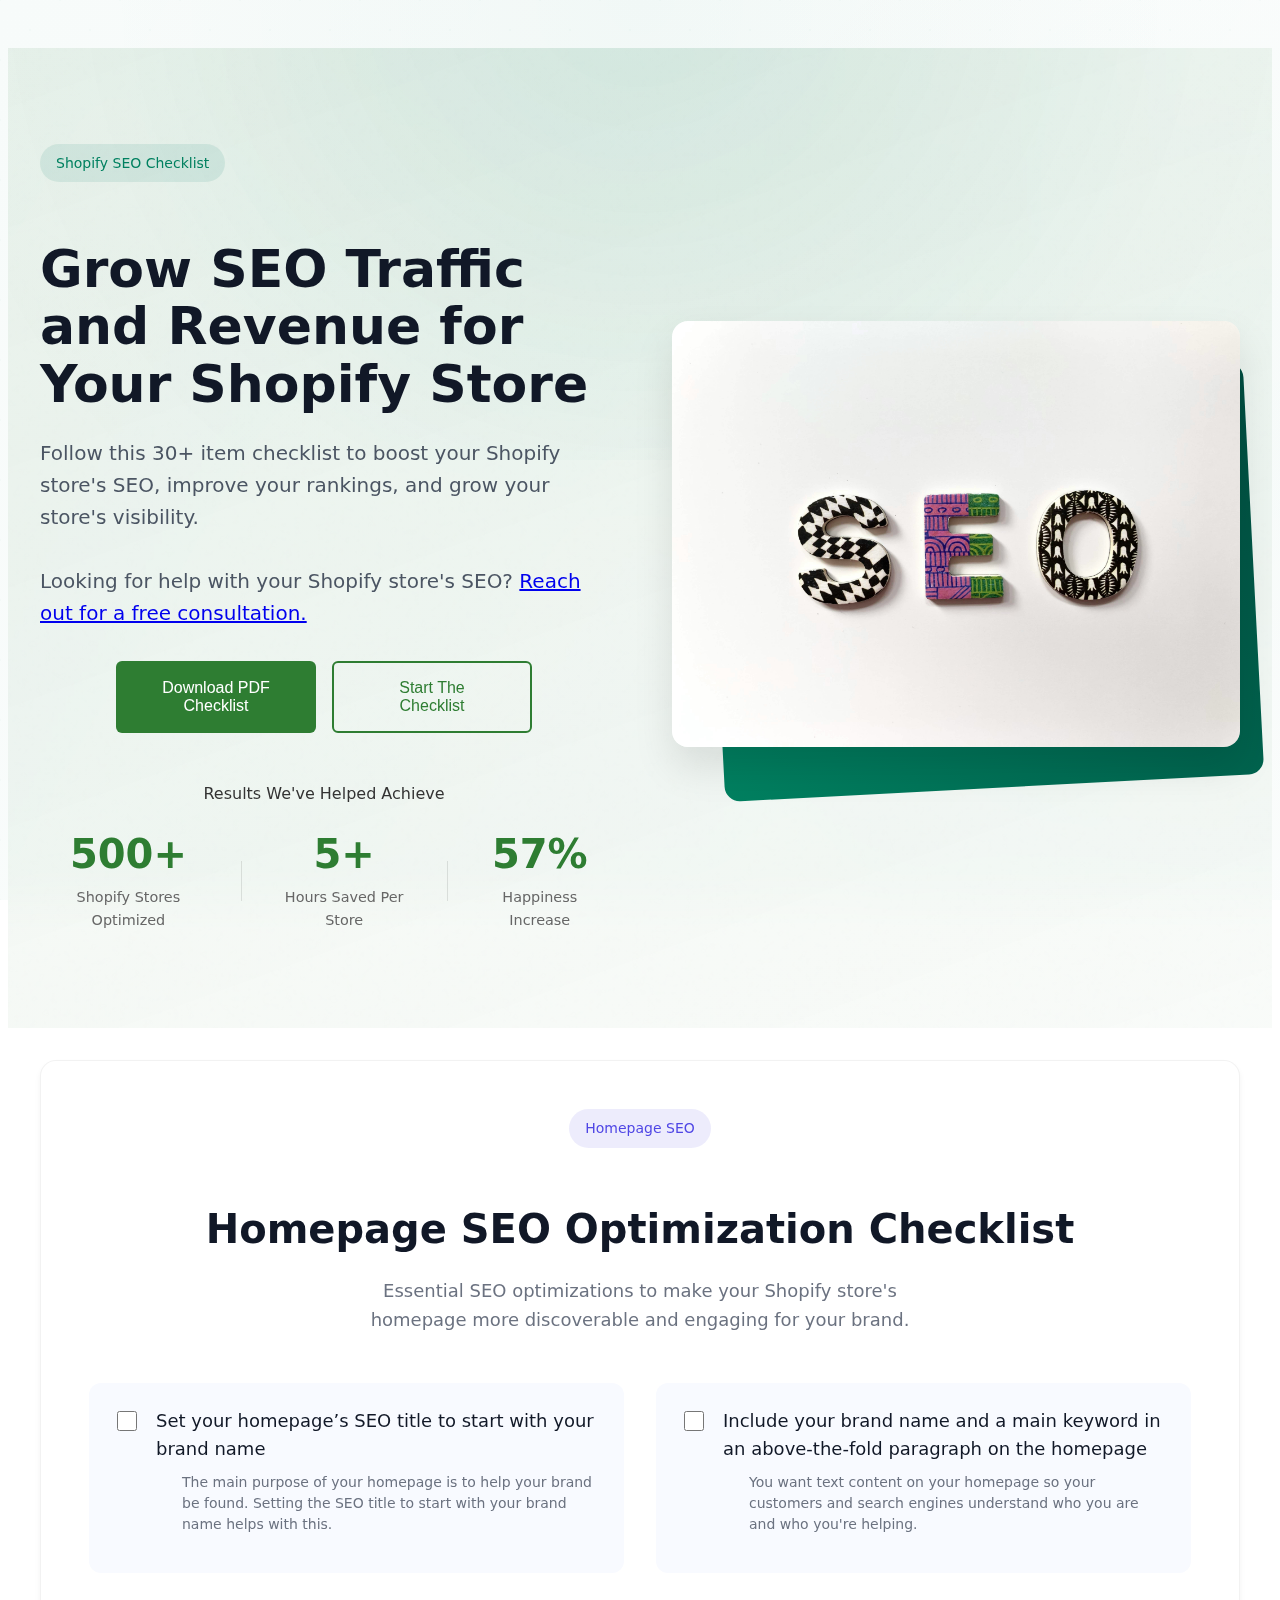
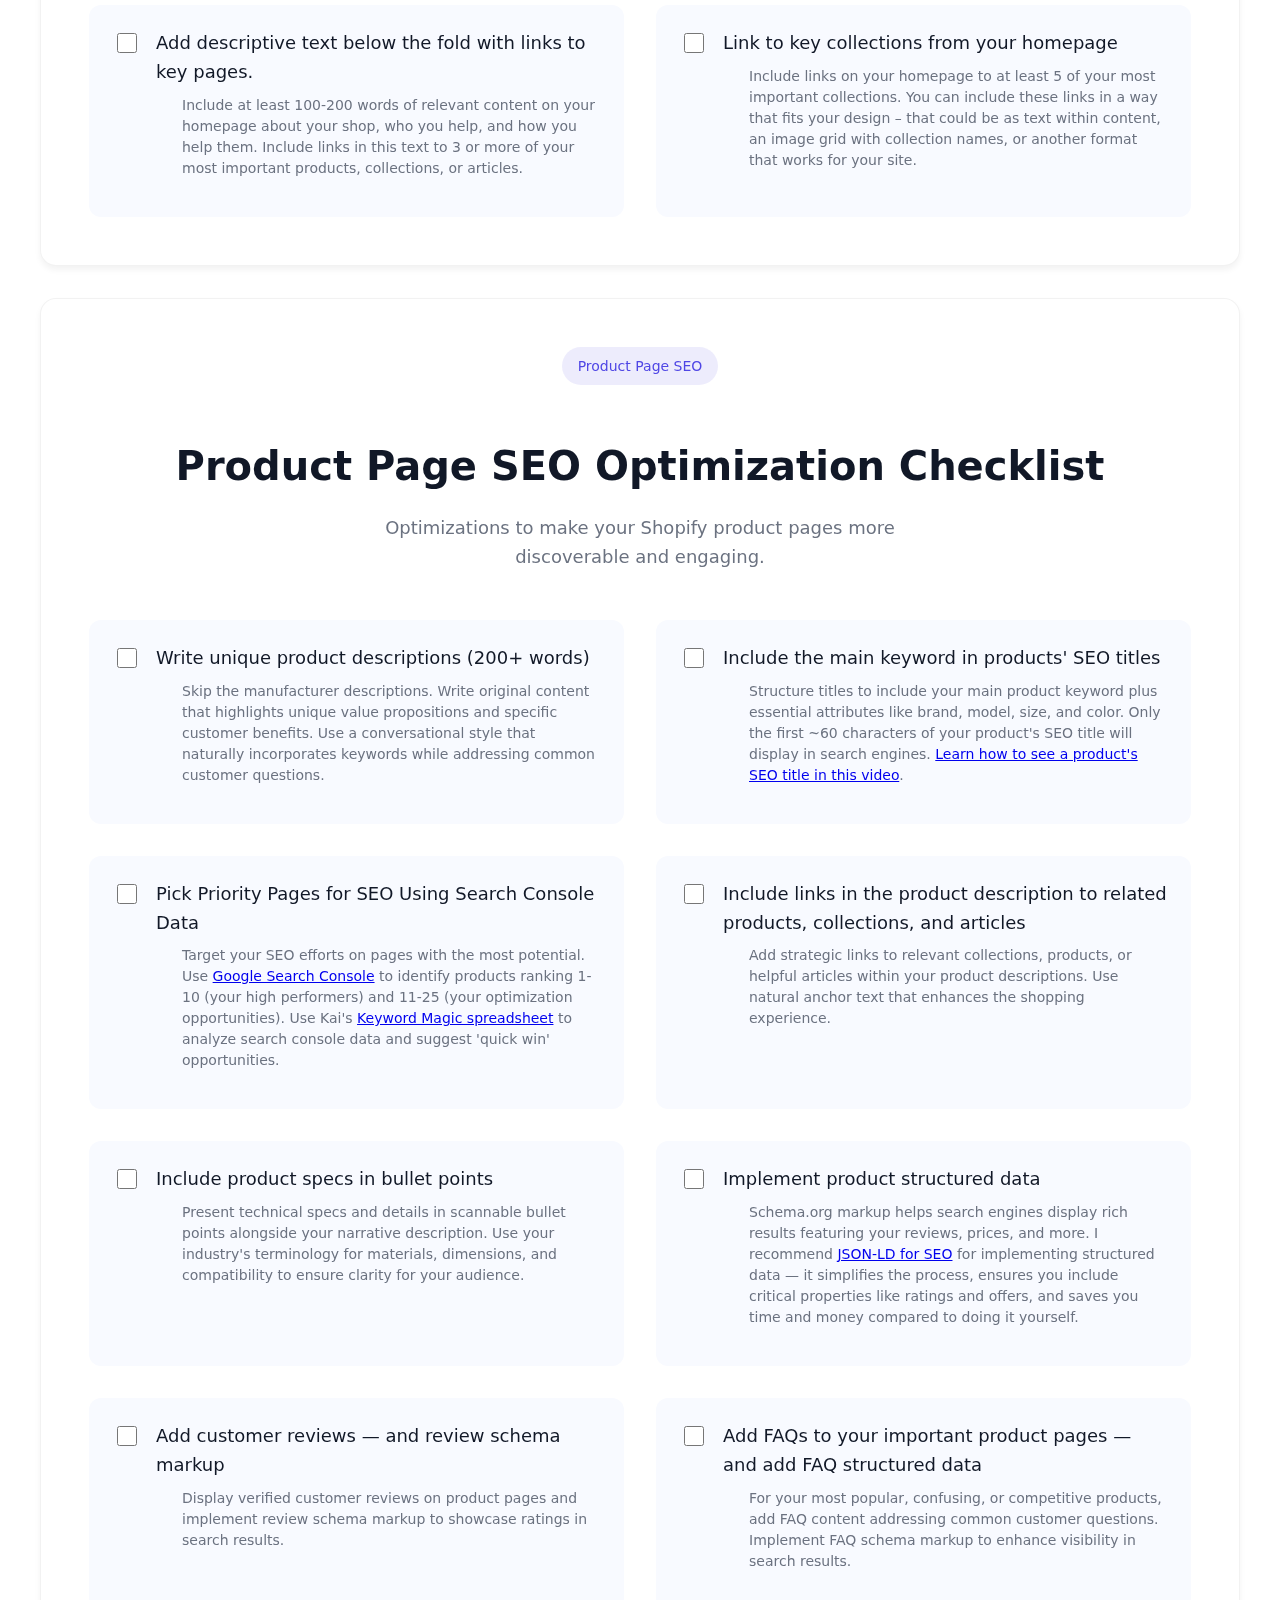
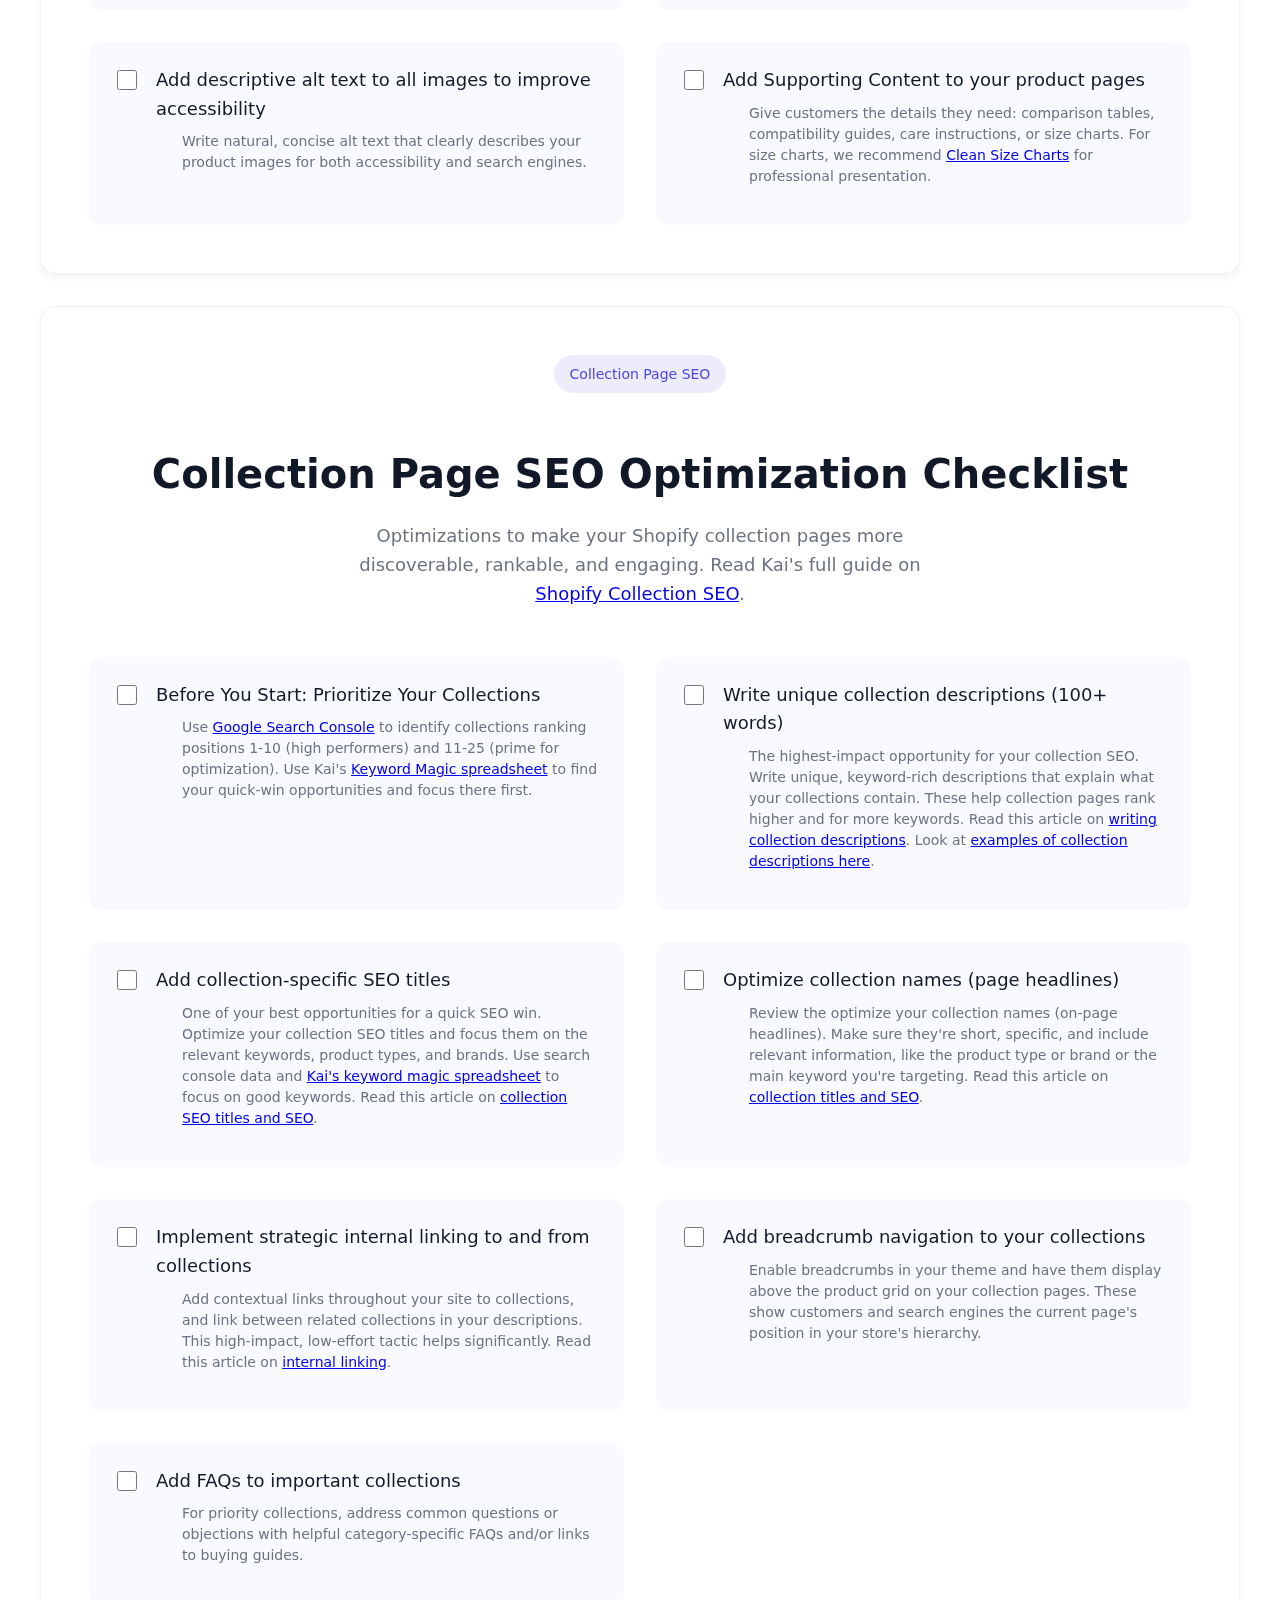
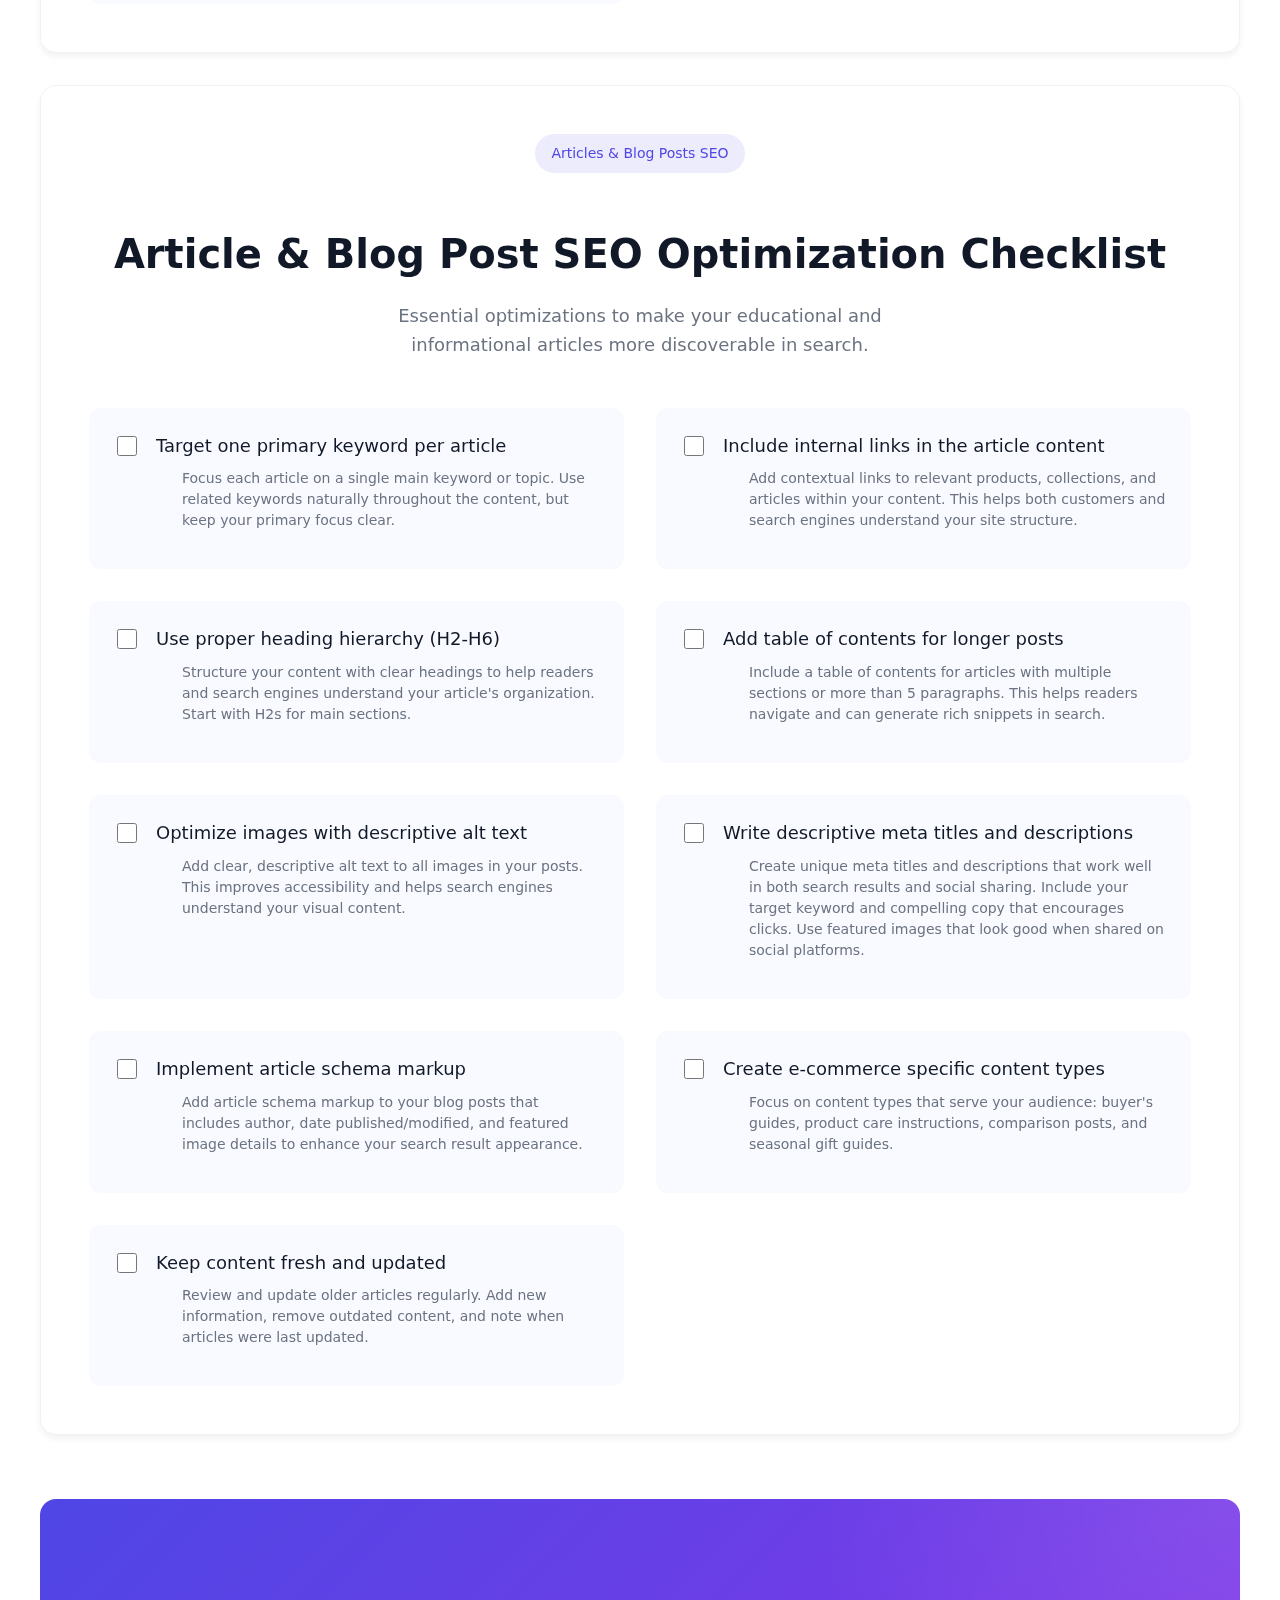
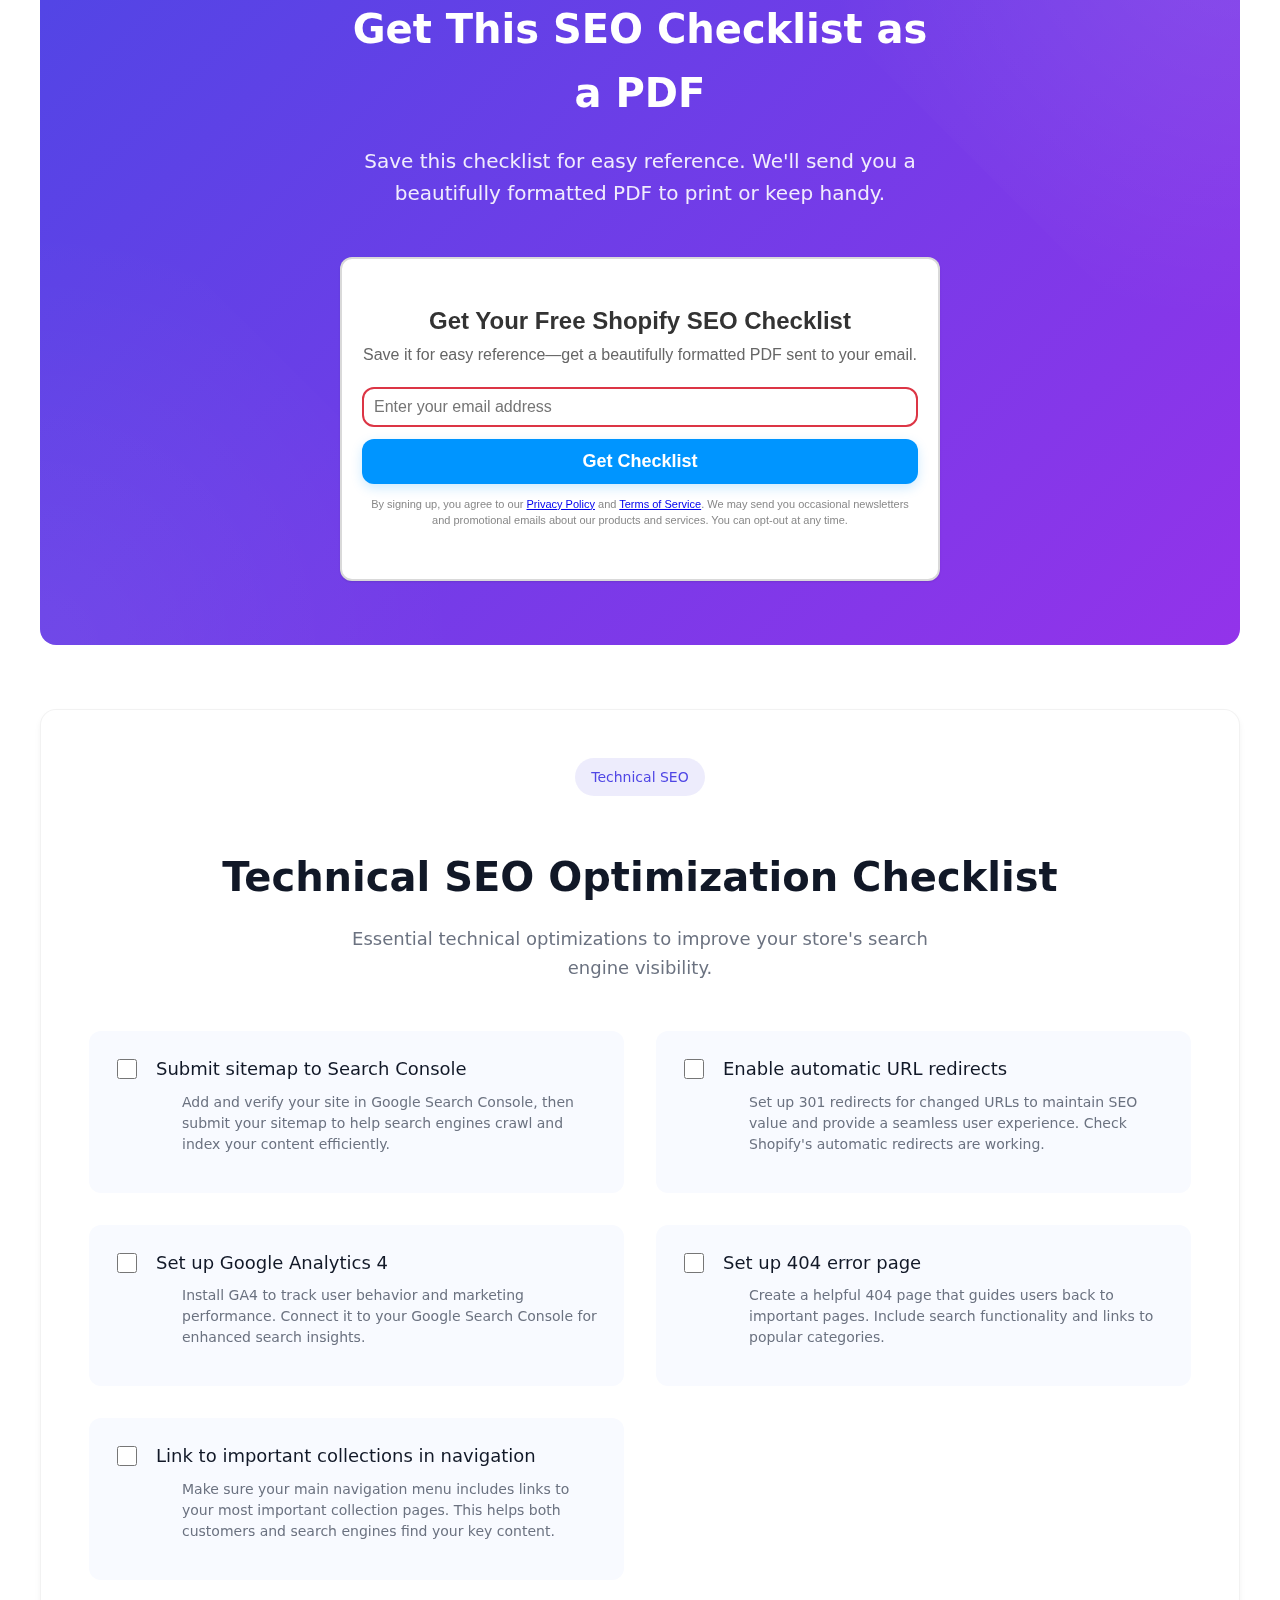
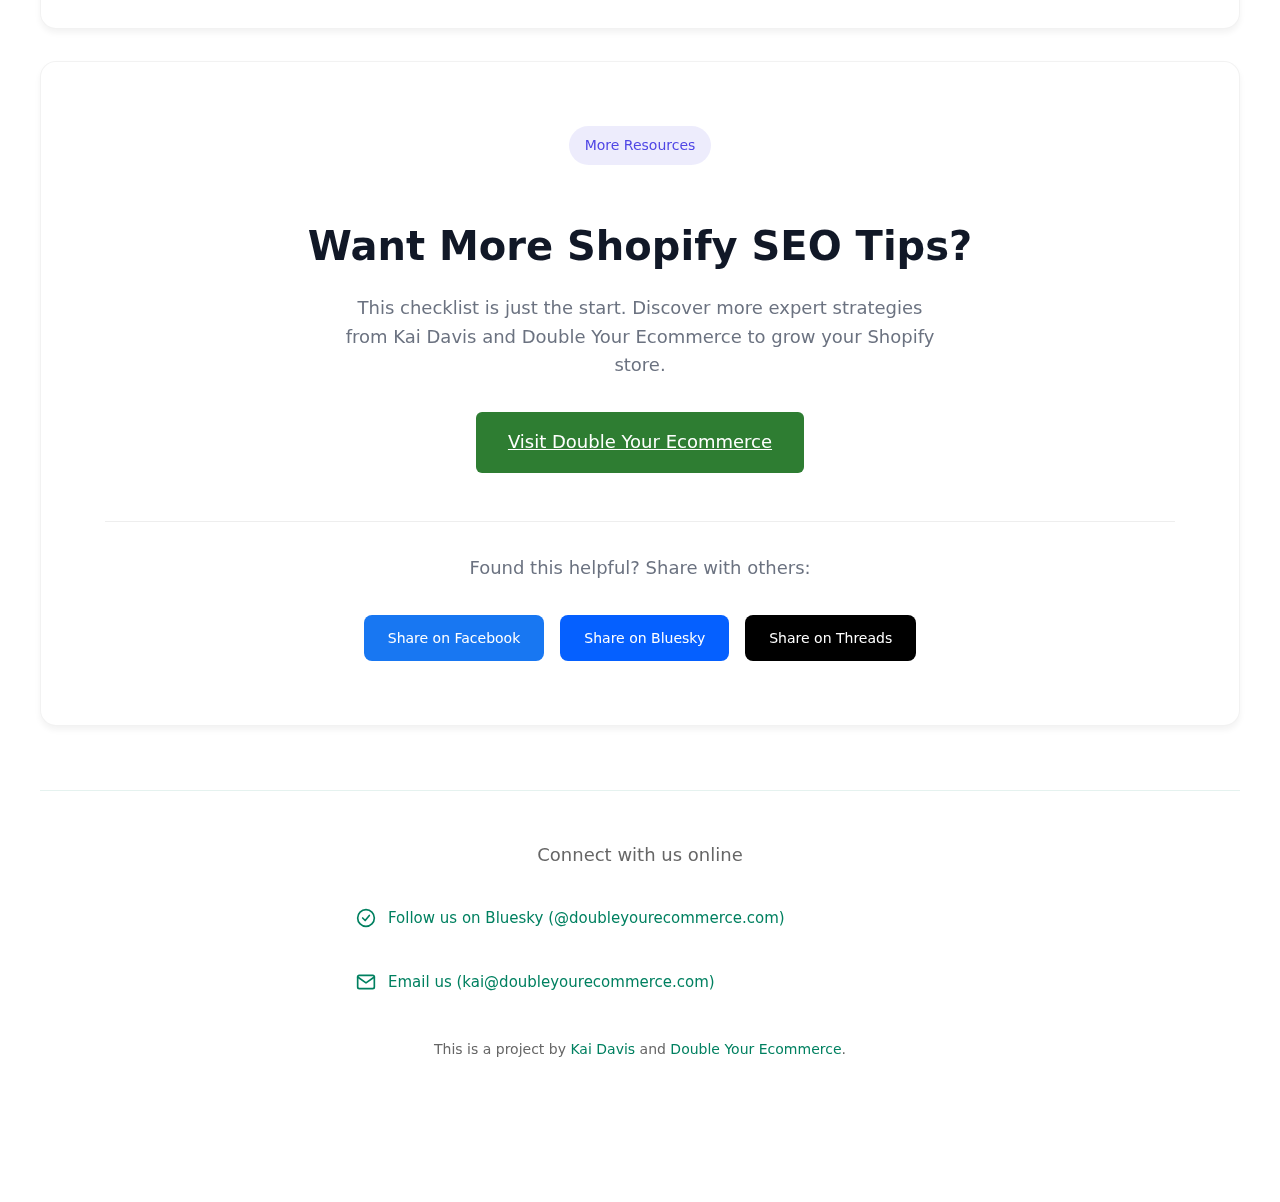
<file: index.html>
<!DOCTYPE html>
<html lang="en">
<head>
    <meta charset="UTF-8">
    <meta name="viewport" content="width=device-width, initial-scale=1.0">
    
    <!-- SEO Meta Tags -->
    <title>Shopify SEO Checklist - Optimize Your Store for Search Engines</title>
    <meta name="description" content="Free Shopify SEO checklist with 30+ items to boost your store's rankings, drive organic traffic, and improve visibility. Download the PDF for easy reference.">
    <meta name="robots" content="index, follow">
    <link rel="canonical" href="https://shopifyseochecklist.net">
    
    <!-- Open Graph / Facebook -->
    <meta property="og:type" content="website">
    <meta property="og:url" content="https://shopifyseochecklist.net">
    <meta property="og:title" content="Shopify SEO Checklist - Optimize Your Store">
    <meta property="og:description" content="Free Shopify SEO checklist with 30+ items to boost your store's rankings, drive organic traffic, and improve visibility. Download the PDF for easy reference.">
    <meta property="og:image" content="https://shopifyseochecklist.net/seo.jpg">

    <!-- Twitter -->
    <meta name="twitter:card" content="summary_large_image">
    <meta name="twitter:url" content="https://shopifyseochecklist.net">
    <meta name="twitter:title" content="Shopify SEO Checklist - Optimize Your Store">
    <meta name="twitter:description" content="Free Shopify SEO checklist with 30+ items to boost your store's rankings, drive organic traffic, and improve visibility. Download the PDF for easy reference.">
    <meta name="twitter:image" content="https://shopifyseochecklist.net/seo.jpg">

    <link rel="stylesheet" href="styles.css">
    
    <!-- Analytics Scripts -->
    <script async src="https://www.googletagmanager.com/gtag/js?id=G-GPFPKMD3QF"></script>
    <script src="tracking.js"></script>

    <link rel="icon" type="image/png" sizes="32x32" href="/favicon-32x32.png">
    <link rel="icon" type="image/png" sizes="16x16" href="/favicon-16x16.png">
    <link rel="apple-touch-icon" sizes="180x180" href="/apple-touch-icon.png">
    <link rel="manifest" href="/site.webmanifest">
    <meta name="theme-color" content="#008060">
</head>
<body>
    <div class="hero">
        <div class="hero-content">
            <div class="hero-text">
                <span class="badge">Shopify SEO Checklist</span>
                <h1>Grow SEO Traffic and Revenue for Your Shopify Store</h1>
                <p class="hero-subtitle">Follow this 30+ item checklist to boost your Shopify store's SEO, improve your rankings, and grow your store's visibility. <br><br>Looking for help with your Shopify store's SEO? <a href="https://doubleyourecommerce.com" target="_blank" rel="noopener noreferrer">Reach out for a free consultation.</a></p>
                <div class="hero-cta">
                    <button class="primary-button" onclick="document.getElementById('pdf-download').scrollIntoView({behavior: 'smooth'})">Download PDF Checklist</button>
                    <button class="primary-button outline" onclick="document.getElementById('checklist-start').scrollIntoView({behavior: 'smooth'})">Start The Checklist</button>
                </div>
                <div class="social-proof">
                    <p class="proof-header">Results We've Helped Achieve</p>
                    <div class="stats">
                        <div class="stat-item">
                            <span class="stat-number">500+</span>
                            <span class="stat-label">Shopify Stores Optimized</span>
                        </div>
                        <div class="stat-divider"></div>
                        <div class="stat-item">
                            <span class="stat-number">5+</span>
                            <span class="stat-label">Hours Saved Per Store</span>
                        </div>
                        <div class="stat-divider"></div>
                        <div class="stat-item">
                            <span class="stat-number">57%</span>
                            <span class="stat-label">Happiness Increase</span>
                        </div>
                    </div>
                </div>
            </div>
            <div class="hero-image-wrapper">
                <img src="seo.jpg" alt="SEO Optimization Illustration" class="hero-image" loading="eager" fetchpriority="high" width="600" height="400">
                <div class="hero-image-bg"></div>
            </div>
        </div>
    </div>

    <div class="section-container">
        <div class="section" id="checklist-start">
            <div class="section-header">
                <span class="section-badge">Homepage SEO</span>
                <h2>Homepage SEO Optimization Checklist</h2>
                <p class="section-description">Essential SEO optimizations to make your Shopify store's homepage more discoverable and engaging for your brand.</p>
            </div>
            <div class="checklist-grid">
                <div class="checklist-item">
                    <div class="checkbox-wrapper">
                        <input type="checkbox" id="home1">
                        <div class="checkbox-content">
                            <label for="home1">Set your homepage’s SEO title to start with your brand name</label>
                            <p class="item-description">The main purpose of your homepage is to help your brand be found. Setting the SEO title to start with your brand name helps with this.</p>

                        </div>
                    </div>
                </div>
                <div class="checklist-item">
                    <div class="checkbox-wrapper">
                        <input type="checkbox" id="home2">
                        <div class="checkbox-content">
                            <label for="home2">Include your brand name and a main keyword in an above-the-fold paragraph on the homepage</label>
                            <p class="item-description">You want text content on your homepage so your customers and search engines understand who you are and who you're helping.</p>
                        </div>
                    </div>
                </div>
                <div class="checklist-item">
                    <div class="checkbox-wrapper">
                        <input type="checkbox" id="home3">
                        <div class="checkbox-content">
                            <label for="home3">Add descriptive text below the fold with links to key pages.</label>
                            <p class="item-description">Include at least 100-200 words of relevant content on your homepage about your shop, who you help, and how you help them. Include links in this text to 3 or more of your most important products, collections, or articles.</p>
                        </div>
                    </div>
                </div>
                <div class="checklist-item">
                    <div class="checkbox-wrapper">
                        <input type="checkbox" id="home4">
                        <div class="checkbox-content">
                            <label for="home4">Link to key collections from your homepage</label>
                            <p class="item-description">Include links on your homepage to at least 5 of your most important collections. You can include these links in a way that fits your design – that could be as text within content, an image grid with collection names, or another format that works for your site.</p>
                        </div>
                    </div>
                </div>
            </div>
        </div>

        <div class="section">
            <div class="section-header">
                <span class="section-badge">Product Page SEO</span>
                <h2>Product Page SEO Optimization Checklist</h2>
                <p class="section-description">Optimizations to make your Shopify product pages more discoverable and engaging.</p>
            </div>
            <div class="checklist-grid">
                <div class="checklist-item">
                    <div class="checkbox-wrapper">
                        <input type="checkbox" id="prod1">
                        <div class="checkbox-content">
                            <label for="prod1">Write unique product descriptions (200+ words)</label>
                            <p class="item-description">Skip the manufacturer descriptions. Write original content that highlights unique value propositions and specific customer benefits. Use a conversational style that naturally incorporates keywords while addressing common customer questions.</p>
                        </div>
                    </div>
                </div>
        
                <div class="checklist-item">
                    <div class="checkbox-wrapper">
                        <input type="checkbox" id="prod2">
                        <div class="checkbox-content">
                            <label for="prod2">Include the main keyword in products' SEO titles</label>
                            <p class="item-description">Structure titles to include your main product keyword plus essential attributes like brand, model, size, and color. Only the first ~60 characters of your product's SEO title will display in search engines. <a href="https://www.youtube.com/watch?v=HD58qtrUxwA" target="_blank" rel="noopener noreferrer">Learn how to see a product's SEO title in this video</a>.</p>
                        </div>
                    </div>
                </div>
        
                <div class="checklist-item">
                    <div class="checkbox-wrapper">
                        <input type="checkbox" id="prod3">
                        <div class="checkbox-content">
                            <label for="prod3">Pick Priority Pages for SEO Using Search Console Data</label>
                            <p class="item-description">Target your SEO efforts on pages with the most potential. Use <a href="https://search.google.com/search-console/" target="_blank" rel="noopener noreferrer">Google Search Console</a> to identify products ranking 1-10 (your high performers) and 11-25 (your optimization opportunities). Use Kai's <a href="https://doubleyourecommerce.com/resources/magic/" target="_blank" rel="noopener noreferrer">Keyword Magic spreadsheet</a> to analyze search console data and suggest 'quick win' opportunities.</p>
                        </div>
                    </div>
                </div>
        
                <div class="checklist-item">
                    <div class="checkbox-wrapper">
                        <input type="checkbox" id="prod4">
                        <div class="checkbox-content">
                            <label for="prod4">Include links in the product description to related products, collections, and articles</label>
                            <p class="item-description">Add strategic links to relevant collections, products, or helpful articles within your product descriptions. Use natural anchor text that enhances the shopping experience.</p>
                        </div>
                    </div>
                </div>
        
                <div class="checklist-item">
                    <div class="checkbox-wrapper">
                        <input type="checkbox" id="prod5">
                        <div class="checkbox-content">
                            <label for="prod5">Include product specs in bullet points</label>
                            <p class="item-description">Present technical specs and details in scannable bullet points alongside your narrative description. Use your industry's terminology for materials, dimensions, and compatibility to ensure clarity for your audience.</p>
                        </div>
                    </div>
                </div>
        
                <div class="checklist-item">
                    <div class="checkbox-wrapper">
                        <input type="checkbox" id="prod6">
                        <div class="checkbox-content">
                            <label for="prod6">Implement product structured data</label>
                            <p class="item-description">Schema.org markup helps search engines display rich results featuring your reviews, prices, and more. I recommend <a href="https://apps.shopify.com/json-ld-for-seo" target="_blank" rel="noopener noreferrer">JSON-LD for SEO</a> for implementing structured data — it simplifies the process, ensures you include critical properties like ratings and offers, and saves you time and money compared to doing it yourself.</p>
                        </div>
                    </div>
                </div>
        
                <div class="checklist-item">
                    <div class="checkbox-wrapper">
                        <input type="checkbox" id="prod7">
                        <div class="checkbox-content">
                            <label for="prod7">Add customer reviews — and review schema markup</label>
                            <p class="item-description">Display verified customer reviews on product pages and implement review schema markup to showcase ratings in search results.</p>
                        </div>
                    </div>
                </div>
        
                <div class="checklist-item">
                    <div class="checkbox-wrapper">
                        <input type="checkbox" id="prod8">
                        <div class="checkbox-content">
                            <label for="prod8">Add FAQs to your important product pages — and add FAQ structured data</label>
                            <p class="item-description">For your most popular, confusing, or competitive products, add FAQ content addressing common customer questions. Implement FAQ schema markup to enhance visibility in search results.</p>
                        </div>
                    </div>
                </div>
        
                <div class="checklist-item">
                    <div class="checkbox-wrapper">
                        <input type="checkbox" id="prod9">
                        <div class="checkbox-content">
                            <label for="prod9">Add descriptive alt text to all images to improve accessibility</label>
                            <p class="item-description">Write natural, concise alt text that clearly describes your product images for both accessibility and search engines.</p>
                        </div>
                    </div>
                </div>
        
                <div class="checklist-item">
                    <div class="checkbox-wrapper">
                        <input type="checkbox" id="prod10">
                        <div class="checkbox-content">
                            <label for="prod10">Add Supporting Content to your product pages</label>
                            <p class="item-description">Give customers the details they need: comparison tables, compatibility guides, care instructions, or size charts. For size charts, we recommend <a href="https://apps.shopify.com/size-charts-by-clean-canvas" target="_blank" rel="noopener noreferrer">Clean Size Charts</a> for professional presentation.</p>
                        </div>
                    </div>
                </div>
            </div>
        </div>
        <div class="section">
            <div class="section-header">
                <span class="section-badge">Collection Page SEO</span>
                <h2>Collection Page SEO Optimization Checklist</h2>
                <p class="section-description">Optimizations to make your Shopify collection pages more discoverable, rankable, and engaging. Read Kai's full guide on <a href="https://doubleyourecommerce.com/collection-seo/" target="_blank" rel="">Shopify Collection SEO</a>.</p>
            </div>
            <div class="checklist-grid">
                <div class="checklist-item">
                    <div class="checkbox-wrapper">
                        <input type="checkbox" id="col1">
                        <div class="checkbox-content">
                            <label for="col1">Before You Start: Prioritize Your Collections</label>
                            <p class="item-description">Use <a href="https://search.google.com/search-console/" target="_blank" rel="noopener noreferrer">Google Search Console</a> to identify collections ranking positions 1-10 (high performers) and 11-25 (prime for optimization). Use Kai's <a href="https://doubleyourecommerce.com/resources/magic/" target="_blank" rel="noopener noreferrer">Keyword Magic spreadsheet</a> to find your quick-win opportunities and focus there first.</p>
                        </div>
                    </div>
                </div>
        
                <div class="checklist-item">
                    <div class="checkbox-wrapper">
                        <input type="checkbox" id="col2">
                        <div class="checkbox-content">
                            <label for="col2">Write unique collection descriptions (100+ words)</label>
                            <p class="item-description">The highest-impact opportunity for your collection SEO. Write unique, keyword-rich descriptions that explain what your collections contain. These help collection pages rank higher and for more keywords. Read this article on <a href="https://doubleyourecommerce.com/collection-seo/collection-description/" target="_blank" rel="noopener noreferrer">writing collection descriptions</a>. Look at <a href="https://doubleyourecommerce.com/collection-seo/collection-description/examples/">examples of collection descriptions here</a>.</p>
                        </div>
                    </div>
                </div>
        
                <div class="checklist-item">
                    <div class="checkbox-wrapper">
                        <input type="checkbox" id="col3">
                        <div class="checkbox-content">
                            <label for="col3">Add collection-specific SEO titles</label>
                            <p class="item-description">One of your best opportunities for a quick SEO win. Optimize your collection SEO titles and focus them on the relevant keywords, product types, and brands. Use search console data and <a href="https://doubleyourecommerce.com/resources/magic/" target="_blank" rel="noopener noreferrer">Kai's keyword magic spreadsheet</a> to focus on good keywords. Read this article on <a href="https://doubleyourecommerce.com/collection-seo/SEO-title/" target="_blank" rel="noopener noreferrer">collection SEO titles and SEO</a>.</p>
                        </div>
                    </div>
                </div>
        
                <div class="checklist-item">
                    <div class="checkbox-wrapper">
                        <input type="checkbox" id="col4">
                        <div class="checkbox-content">
                            <label for="col4">Optimize collection names (page headlines)</label>
                            <p class="item-description">Review the optimize your collection names (on-page headlines). Make sure they're short, specific, and include relevant information, like the product type or brand or the main keyword you're targeting. Read this article on <a href="https://doubleyourecommerce.com/collection-seo/collection-title/" target="_blank" rel="noopener noreferrer">collection titles and SEO</a>.</p>
                        </div>
                    </div>
                </div>
        
                <div class="checklist-item">
                    <div class="checkbox-wrapper">
                        <input type="checkbox" id="col5">
                        <div class="checkbox-content">
                            <label for="col5">Implement strategic internal linking to and from collections</label>
                            <p class="item-description">Add contextual links throughout your site to collections, and link between related collections in your descriptions. This high-impact, low-effort tactic helps significantly. Read this article on <a href="https://doubleyourecommerce.com/collection-seo/internal-linking/" target="_blank" rel="noopener noreferrer">internal linking</a>.</p>
                        </div>
                    </div>
                </div>
        
                <div class="checklist-item">
                    <div class="checkbox-wrapper">
                        <input type="checkbox" id="col6">
                        <div class="checkbox-content">
                            <label for="col6">Add breadcrumb navigation to your collections</label>
                            <p class="item-description">Enable breadcrumbs in your theme and have them display above the product grid on your collection pages. These show customers and search engines the current page's position in your store's hierarchy.</p>
                        </div>
                    </div>
                </div>
        
                <div class="checklist-item">
                    <div class="checkbox-wrapper">
                        <input type="checkbox" id="col7">
                        <div class="checkbox-content">
                            <label for="col7">Add FAQs to important collections</label>
                            <p class="item-description">For priority collections, address common questions or objections with helpful category-specific FAQs and/or links to buying guides.</p>
                        </div>
                    </div>
                </div>
            </div>
        </div>

        <div class="section">
            <div class="section-header">
                <span class="section-badge">Articles & Blog Posts SEO</span>
                <h2>Article & Blog Post SEO Optimization Checklist</h2>
                <p class="section-description">Essential optimizations to make your educational and informational articles more discoverable in search.</p>
            </div>
            <div class="checklist-grid">
                <div class="checklist-item">
                    <div class="checkbox-wrapper">
                        <input type="checkbox" id="blog1">
                        <div class="checkbox-content">
                            <label for="blog1">Target one primary keyword per article</label>
                            <p class="item-description">Focus each article on a single main keyword or topic. Use related keywords naturally throughout the content, but keep your primary focus clear.</p>
                        </div>
                    </div>
                </div>
        
                <div class="checklist-item">
                    <div class="checkbox-wrapper">
                        <input type="checkbox" id="blog2">
                        <div class="checkbox-content">
                            <label for="blog2">Include internal links in the article content</label>
                            <p class="item-description">Add contextual links to relevant products, collections, and articles within your content. This helps both customers and search engines understand your site structure.</p>
                        </div>
                    </div>
                </div>
        
                <div class="checklist-item">
                    <div class="checkbox-wrapper">
                        <input type="checkbox" id="blog3">
                        <div class="checkbox-content">
                            <label for="blog3">Use proper heading hierarchy (H2-H6)</label>
                            <p class="item-description">Structure your content with clear headings to help readers and search engines understand your article's organization. Start with H2s for main sections.</p>
                        </div>
                    </div>
                </div>
        
                <div class="checklist-item">
                    <div class="checkbox-wrapper">
                        <input type="checkbox" id="blog4">
                        <div class="checkbox-content">
                            <label for="blog4">Add table of contents for longer posts</label>
                            <p class="item-description">Include a table of contents for articles with multiple sections or more than 5 paragraphs. This helps readers navigate and can generate rich snippets in search.</p>
                        </div>
                    </div>
                </div>
        
                <div class="checklist-item">
                    <div class="checkbox-wrapper">
                        <input type="checkbox" id="blog5">
                        <div class="checkbox-content">
                            <label for="blog5">Optimize images with descriptive alt text</label>
                            <p class="item-description">Add clear, descriptive alt text to all images in your posts. This improves accessibility and helps search engines understand your visual content.</p>
                        </div>
                    </div>
                </div>
        
                <div class="checklist-item">
                    <div class="checkbox-wrapper">
                        <input type="checkbox" id="blog6">
                        <div class="checkbox-content">
                            <label for="blog6">Write descriptive meta titles and descriptions</label>
                            <p class="item-description">Create unique meta titles and descriptions that work well in both search results and social sharing. Include your target keyword and compelling copy that encourages clicks. Use featured images that look good when shared on social platforms.</p>
                        </div>
                    </div>
                </div>
        
                <div class="checklist-item">
                    <div class="checkbox-wrapper">
                        <input type="checkbox" id="blog7">
                        <div class="checkbox-content">
                            <label for="blog7">Implement article schema markup</label>
                            <p class="item-description">Add article schema markup to your blog posts that includes author, date published/modified, and featured image details to enhance your search result appearance.</p>
                        </div>
                    </div>
                </div>
        
                <div class="checklist-item">
                    <div class="checkbox-wrapper">
                        <input type="checkbox" id="blog8">
                        <div class="checkbox-content">
                            <label for="blog8">Create e-commerce specific content types</label>
                            <p class="item-description">Focus on content types that serve your audience: buyer's guides, product care instructions, comparison posts, and seasonal gift guides.</p>
                        </div>
                    </div>
                </div>
        
                <div class="checklist-item">
                    <div class="checkbox-wrapper">
                        <input type="checkbox" id="blog9">
                        <div class="checkbox-content">
                            <label for="blog9">Keep content fresh and updated</label>
                            <p class="item-description">Review and update older articles regularly. Add new information, remove outdated content, and note when articles were last updated.</p>
                        </div>
                    </div>
                </div>
            </div>
        </div>

        <div class="email-capture-section" id="pdf-download">
            <div class="capture-content">
                <h2>Get This SEO Checklist as a PDF</h2>
                <p class="capture-description">Save this checklist for easy reference. We'll send you a beautifully formatted PDF to print or keep handy.</p>
                
                <form action="https://track.bentonow.com/forms/c98ff74095500fd87c0dbea6f6360524/$requested-seo-checklist?hardened=true" 
                      method="POST" 
                      enctype="multipart/form-data" 
                      class="bento-formkit">
                    <div class="bento-formkit-headline">Get Your Free Shopify SEO Checklist</div>
                    <div class="bento-formkit-subheader">Save it for easy reference—get a beautifully formatted PDF sent to your email.</div>
                    <input type="hidden" name="redirect" value="https://shopifyseochecklist.net/thank-you.html">
                    <input type="email" 
                           name="email" 
                           placeholder="Enter your email address" 
                           class="bento-formkit-input" 
                           required 
                           pattern="[a-z0-9._%+-]+@[a-z0-9.-]+\.[a-z]{2,}$"/>
                    <button type="submit" class="bento-formkit-button">Get Checklist</button>
                    <div class="bento-formkit-disclosure">
                        By signing up, you agree to our <a href="/privacy.html">Privacy Policy</a> and <a href="/terms.html">Terms of Service</a>. 
                        We may send you occasional newsletters and promotional emails about our products and services. 
                        You can opt-out at any time.
                    </div>
                </form>
            </div>
        </div>

        <div class="section">
            <div class="section-header">
                <span class="section-badge">Technical SEO</span>
                <h2>Technical SEO Optimization Checklist</h2>
                <p class="section-description">Essential technical optimizations to improve your store's search engine visibility.</p>
            </div>
            <div class="checklist-grid">
                <div class="checklist-item">
                    <div class="checkbox-wrapper">
                        <input type="checkbox" id="tech1">
                        <div class="checkbox-content">
                            <label for="tech1">Submit sitemap to Search Console</label>
                            <p class="item-description">Add and verify your site in Google Search Console, then submit your sitemap to help search engines crawl and index your content efficiently.</p>
                        </div>
                    </div>
                </div>
        
                <div class="checklist-item">
                    <div class="checkbox-wrapper">
                        <input type="checkbox" id="tech2">
                        <div class="checkbox-content">
                            <label for="tech2">Enable automatic URL redirects</label>
                            <p class="item-description">Set up 301 redirects for changed URLs to maintain SEO value and provide a seamless user experience. Check Shopify's automatic redirects are working.</p>
                        </div>
                    </div>
                </div>
        
                <div class="checklist-item">
                    <div class="checkbox-wrapper">
                        <input type="checkbox" id="tech3">
                        <div class="checkbox-content">
                            <label for="tech3">Set up Google Analytics 4</label>
                            <p class="item-description">Install GA4 to track user behavior and marketing performance. Connect it to your Google Search Console for enhanced search insights.</p>
                        </div>
                    </div>
                </div>
        
                <div class="checklist-item">
                    <div class="checkbox-wrapper">
                        <input type="checkbox" id="tech4">
                        <div class="checkbox-content">
                            <label for="tech4">Set up 404 error page</label>
                            <p class="item-description">Create a helpful 404 page that guides users back to important pages. Include search functionality and links to popular categories.</p>
                        </div>
                    </div>
                </div>
        
                <div class="checklist-item">
                    <div class="checkbox-wrapper">
                        <input type="checkbox" id="tech5">
                        <div class="checkbox-content">
                            <label for="tech5">Link to important collections in navigation</label>
                            <p class="item-description">Make sure your main navigation menu includes links to your most important collection pages. This helps both customers and search engines find your key content.</p>
                        </div>
                    </div>
                </div>
            </div>
        </div>

        <div class="cta-section">
            <span class="section-badge">More Resources</span>
            <h2>Want More Shopify SEO Tips?</h2>
            <p>This checklist is just the start. Discover more expert strategies from Kai Davis and Double Your Ecommerce to grow your Shopify store.</p>
            <a href="https://doubleyourecommerce.com" class="primary-button">Visit Double Your Ecommerce</a>
            
            <div class="community-links">
                <p class="spread-text">Found this helpful? Share with others:</p>
                <div class="action-buttons">
                    <a href="https://www.facebook.com/sharer/sharer.php?u=https://shopifyseochecklist.net&quote=Check%20out%20this%20comprehensive%20Shopify%20SEO%20checklist%20I%20found!" 
                       target="_blank" 
                       rel="noopener noreferrer"
                       class="action-button fb-color">
                        Share on Facebook
                    </a>
                    <a href="https://bsky.app/intent/compose?text=This%20Shopify%20SEO%20checklist%20is%20super%20helpful:%20https://shopifyseochecklist.net" 
                       target="_blank" 
                       rel="noopener noreferrer"
                       class="action-button sky-color">
                        Share on Bluesky
                    </a>
                    <a href="https://www.threads.net/intent/post?text=This%20Shopify%20SEO%20checklist%20is%20super%20helpful&url=https://shopifyseochecklist.net" 
                       target="_blank" 
                       rel="noopener noreferrer"
                       class="action-button dark-color">
                        Share on Threads
                    </a>
                </div>
            </div>
        </div>

        <div class="connect-section">
            <div class="connect-content">
                <h3>Connect with us online</h3>
                <div class="connect-links">
                    <a href="https://bsky.app/profile/doubleyourecommerce.com" class="connect-link">
                        <svg class="connect-icon" viewBox="0 0 24 24" fill="none" xmlns="http://www.w3.org/2000/svg">
                            <path d="M12 22C17.5228 22 22 17.5228 22 12C22 6.47715 17.5228 2 12 2C6.47715 2 2 6.47715 2 12C2 17.5228 6.47715 22 12 22Z" stroke="currentColor" stroke-width="2"/>
                            <path d="M8 12L11 15L16 9" stroke="currentColor" stroke-width="2" stroke-linecap="round" stroke-linejoin="round"/>
                        </svg>
                        Follow us on Bluesky (@doubleyourecommerce.com)
                    </a>
                    <a href="mailto:kai@doubleyourecommerce.com" class="connect-link">
                        <svg class="connect-icon" viewBox="0 0 24 24" fill="none" xmlns="http://www.w3.org/2000/svg">
                            <path d="M4 4H20C21.1 4 22 4.9 22 6V18C22 19.1 21.1 20 20 20H4C2.9 20 2 19.1 2 18V6C2 4.9 2.9 4 4 4Z" stroke="currentColor" stroke-width="2" stroke-linecap="round" stroke-linejoin="round"/>
                            <path d="M22 6L12 13L2 6" stroke="currentColor" stroke-width="2" stroke-linecap="round" stroke-linejoin="round"/>
                        </svg>
                        Email us (kai@doubleyourecommerce.com)
                    </a>
                </div>
                <p class="connect-footer">
                    This is a project by <a href="https://kaidavis.com">Kai Davis</a> and <a href="https://doubleyourecommerce.com">Double Your Ecommerce</a>.
                </p>
            </div>
        </div>
    </div>

    <script src="script.js"></script>
</body>
</html>
</file>
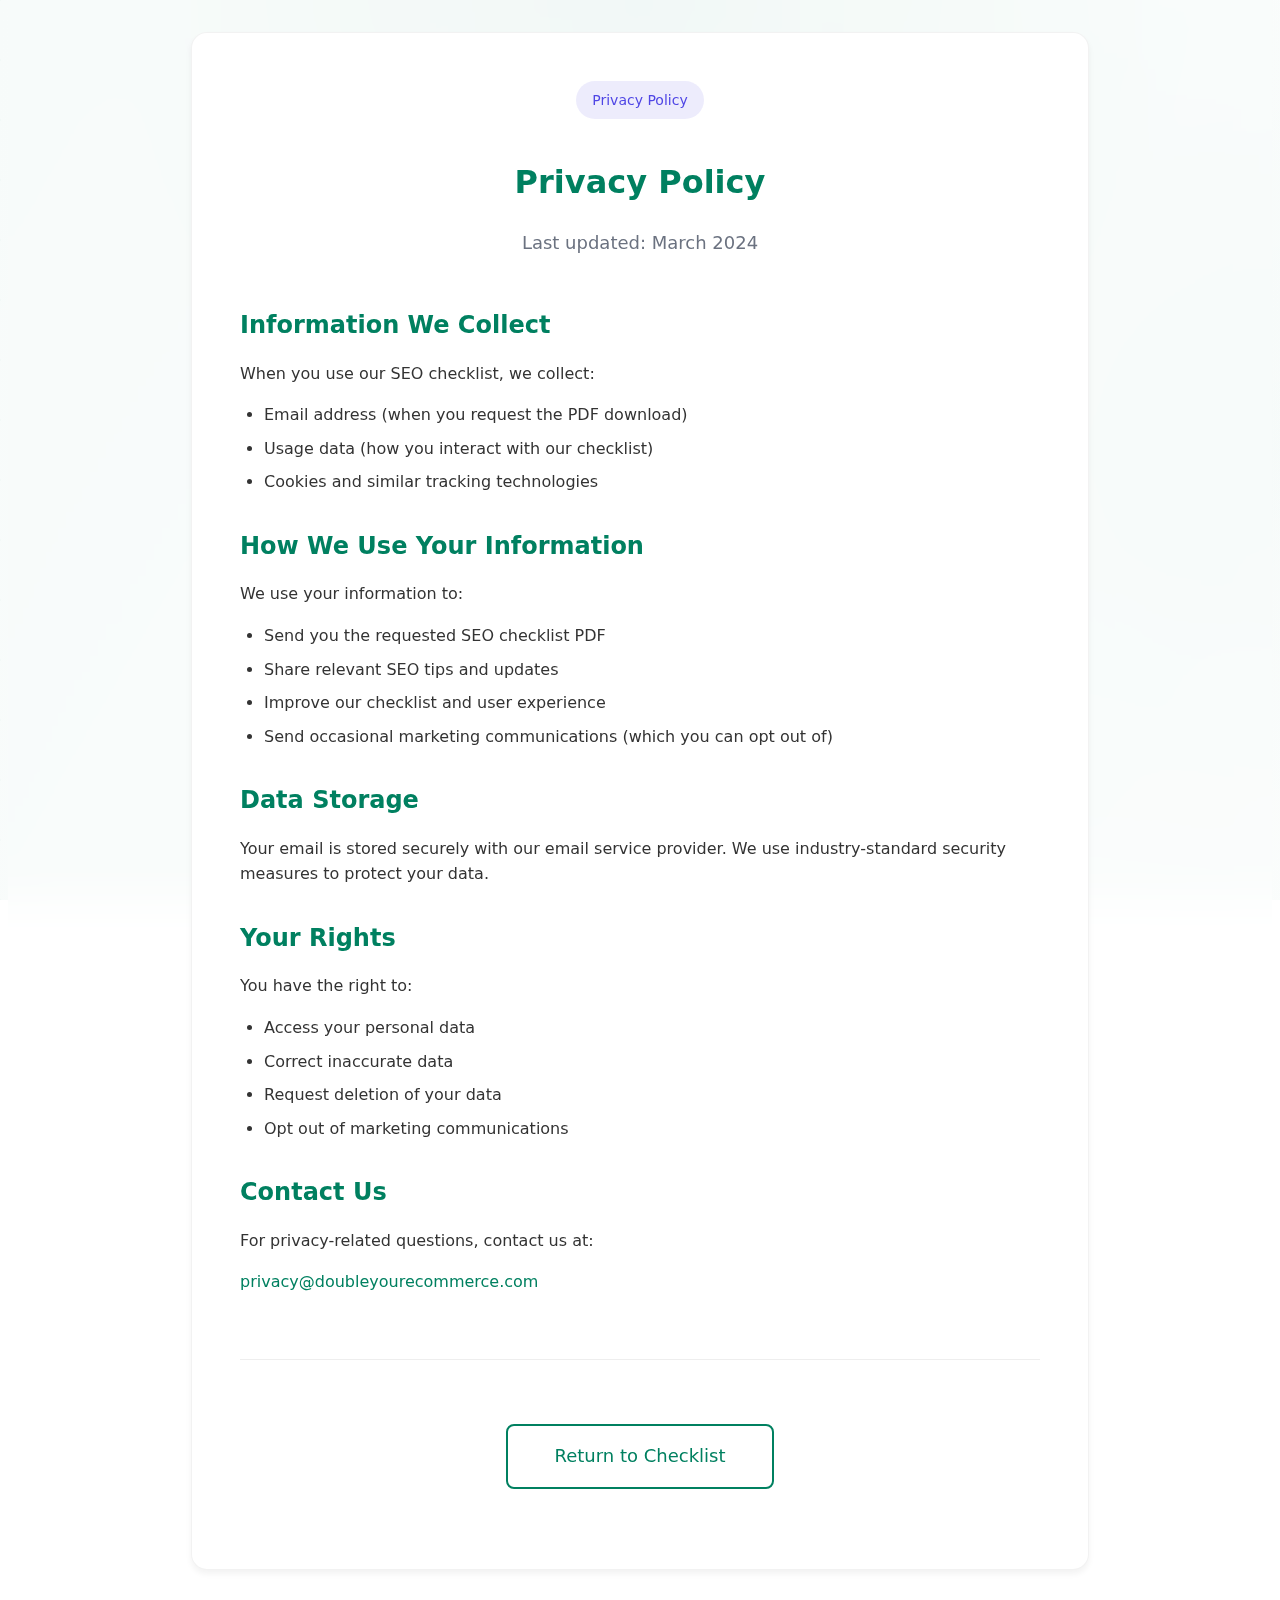
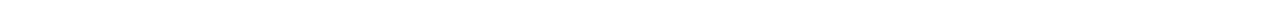
<file: privacy.html>
<!DOCTYPE html>
<html lang="en">
<head>
    <meta charset="UTF-8">
    <meta name="viewport" content="width=device-width, initial-scale=1.0">
    <title>Privacy Policy - Shopify SEO Checklist</title>
    <meta name="robots" content="noindex, follow">
    <link rel="stylesheet" href="styles.css">
    
    <!-- Analytics Scripts -->
    <script async src="https://www.googletagmanager.com/gtag/js?id=G-GPFPKMD3QF"></script>
    <script src="tracking.js"></script>
</head>
<body>
    <div class="section-container">
        <div class="section legal-section">
            <div class="section-header">
                <span class="section-badge">Privacy Policy</span>
                <h1>Privacy Policy</h1>
                <p class="section-description">Last updated: March 2024</p>
            </div>
            
            <div class="legal-content">
                <h2>Information We Collect</h2>
                <p>When you use our SEO checklist, we collect:</p>
                <ul>
                    <li>Email address (when you request the PDF download)</li>
                    <li>Usage data (how you interact with our checklist)</li>
                    <li>Cookies and similar tracking technologies</li>
                </ul>

                <h2>How We Use Your Information</h2>
                <p>We use your information to:</p>
                <ul>
                    <li>Send you the requested SEO checklist PDF</li>
                    <li>Share relevant SEO tips and updates</li>
                    <li>Improve our checklist and user experience</li>
                    <li>Send occasional marketing communications (which you can opt out of)</li>
                </ul>

                <h2>Data Storage</h2>
                <p>Your email is stored securely with our email service provider. We use industry-standard security measures to protect your data.</p>

                <h2>Your Rights</h2>
                <p>You have the right to:</p>
                <ul>
                    <li>Access your personal data</li>
                    <li>Correct inaccurate data</li>
                    <li>Request deletion of your data</li>
                    <li>Opt out of marketing communications</li>
                </ul>

                <h2>Contact Us</h2>
                <p>For privacy-related questions, contact us at:</p>
                <p><a href="mailto:privacy@doubleyourecommerce.com">privacy@doubleyourecommerce.com</a></p>

                <div class="legal-footer">
                    <div class="thank-you-actions">
                        <a href="/" class="thank-you-button return-button">
                            Return to Checklist
                        </a>
                    </div>
                </div>
            </div>
        </div>
    </div>
</body>
</html>
</file>
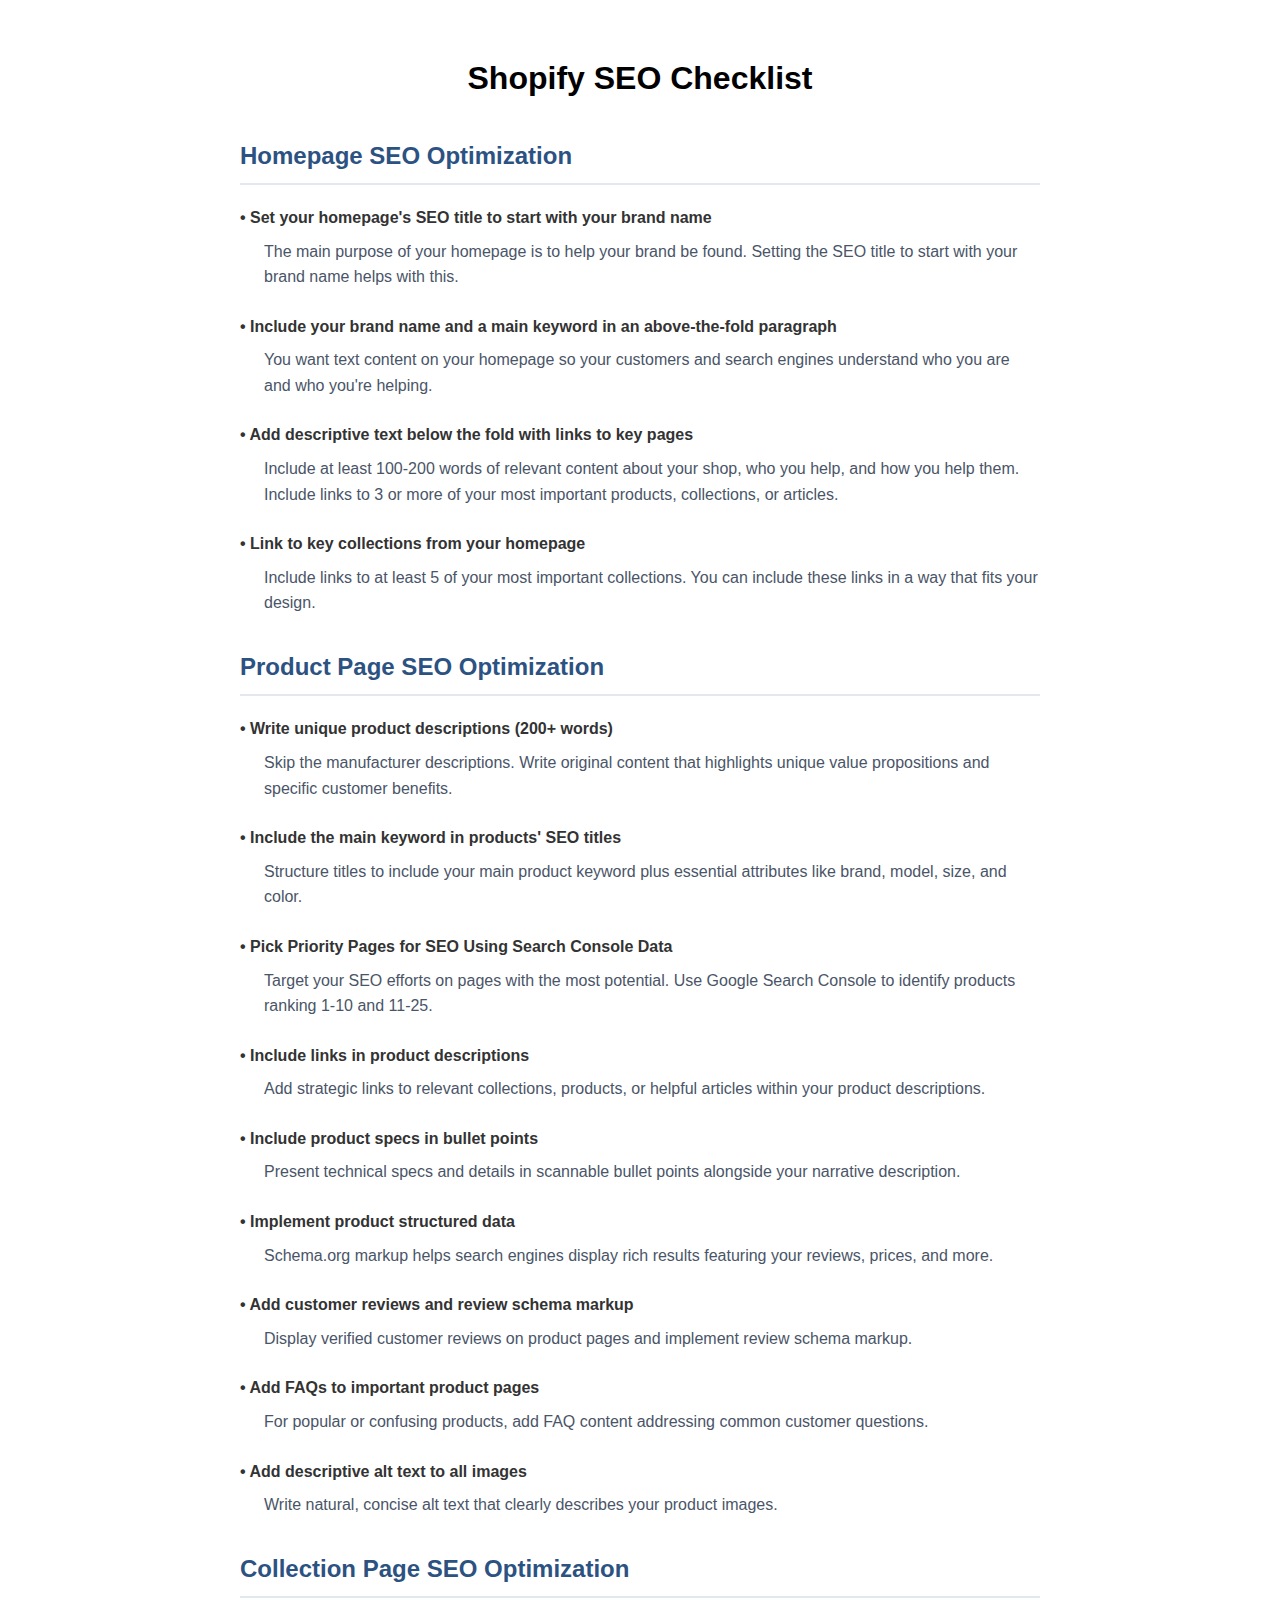
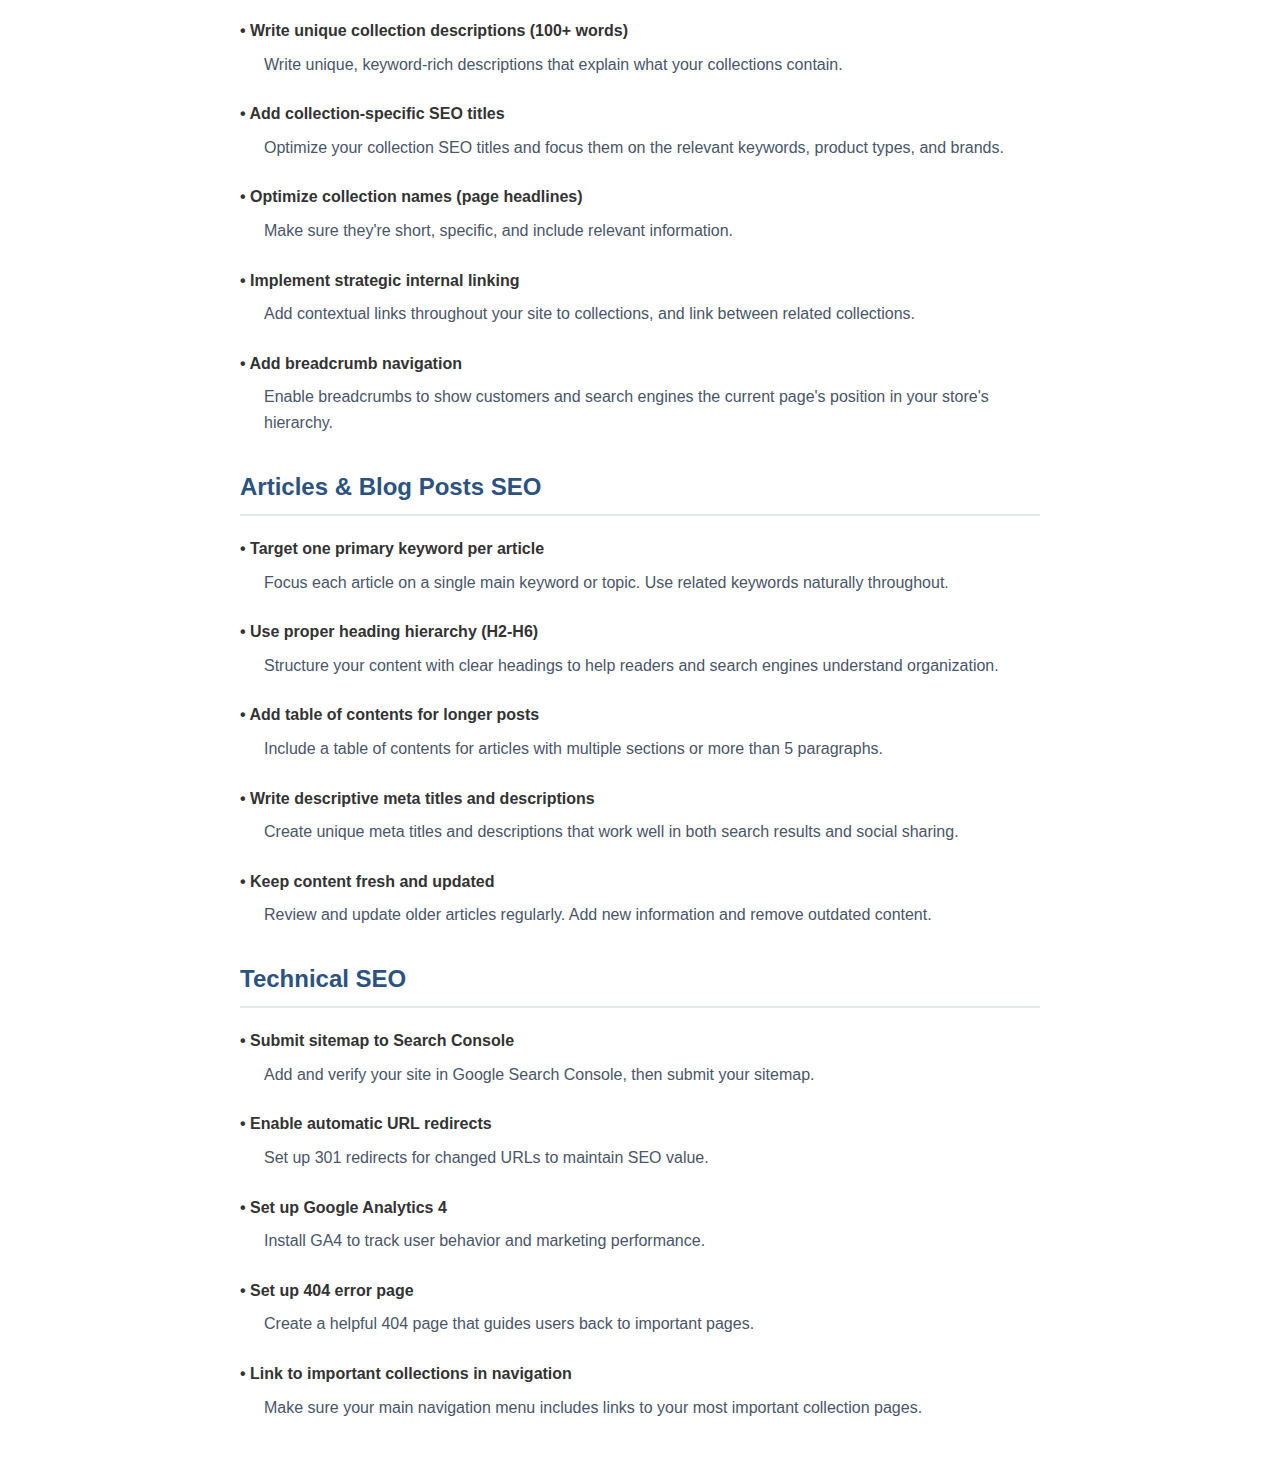
<file: simple-checklist.html>
<!DOCTYPE html>
<html lang="en">
<head>
    <meta charset="UTF-8">
    <meta name="viewport" content="width=device-width, initial-scale=1.0">
    <title>Shopify SEO Checklist</title>
    <style>
        body {
            font-family: -apple-system, BlinkMacSystemFont, 'Segoe UI', Roboto, sans-serif;
            line-height: 1.6;
            max-width: 800px;
            margin: 0 auto;
            padding: 2rem;
            color: #333;
        }
        h1 {
            text-align: center;
            color: #000;
            margin-bottom: 2rem;
        }
        h2 {
            color: #2c5282;
            margin-top: 2rem;
            padding-bottom: 0.5rem;
            border-bottom: 2px solid #e2e8f0;
        }
        .checklist-item {
            margin-bottom: 1.5rem;
            page-break-inside: avoid;
        }
        .item-title {
            font-weight: bold;
            margin-bottom: 0.5rem;
        }
        .item-description {
            color: #4a5568;
            margin-left: 1.5rem;
        }
        @media print {
            body {
                padding: 0;
            }
            h2 {
                break-before: page;
            }
            .no-break {
                break-inside: avoid;
            }
        }
    </style>
</head>
<body>
    <h1>Shopify SEO Checklist</h1>
    
    <h2>Homepage SEO Optimization</h2>
    <div class="checklist-item">
        <div class="item-title">• Set your homepage's SEO title to start with your brand name</div>
        <div class="item-description">The main purpose of your homepage is to help your brand be found. Setting the SEO title to start with your brand name helps with this.</div>
    </div>
    <div class="checklist-item">
        <div class="item-title">• Include your brand name and a main keyword in an above-the-fold paragraph</div>
        <div class="item-description">You want text content on your homepage so your customers and search engines understand who you are and who you're helping.</div>
    </div>
    <div class="checklist-item">
        <div class="item-title">• Add descriptive text below the fold with links to key pages</div>
        <div class="item-description">Include at least 100-200 words of relevant content about your shop, who you help, and how you help them. Include links to 3 or more of your most important products, collections, or articles.</div>
    </div>
    <div class="checklist-item">
        <div class="item-title">• Link to key collections from your homepage</div>
        <div class="item-description">Include links to at least 5 of your most important collections. You can include these links in a way that fits your design.</div>
    </div>

    <h2>Product Page SEO Optimization</h2>
    <div class="checklist-item">
        <div class="item-title">• Write unique product descriptions (200+ words)</div>
        <div class="item-description">Skip the manufacturer descriptions. Write original content that highlights unique value propositions and specific customer benefits.</div>
    </div>
    <div class="checklist-item">
        <div class="item-title">• Include the main keyword in products' SEO titles</div>
        <div class="item-description">Structure titles to include your main product keyword plus essential attributes like brand, model, size, and color.</div>
    </div>
    <div class="checklist-item">
        <div class="item-title">• Pick Priority Pages for SEO Using Search Console Data</div>
        <div class="item-description">Target your SEO efforts on pages with the most potential. Use Google Search Console to identify products ranking 1-10 and 11-25.</div>
    </div>
    <div class="checklist-item">
        <div class="item-title">• Include links in product descriptions</div>
        <div class="item-description">Add strategic links to relevant collections, products, or helpful articles within your product descriptions.</div>
    </div>
    <div class="checklist-item">
        <div class="item-title">• Include product specs in bullet points</div>
        <div class="item-description">Present technical specs and details in scannable bullet points alongside your narrative description.</div>
    </div>
    <div class="checklist-item">
        <div class="item-title">• Implement product structured data</div>
        <div class="item-description">Schema.org markup helps search engines display rich results featuring your reviews, prices, and more.</div>
    </div>
    <div class="checklist-item">
        <div class="item-title">• Add customer reviews and review schema markup</div>
        <div class="item-description">Display verified customer reviews on product pages and implement review schema markup.</div>
    </div>
    <div class="checklist-item">
        <div class="item-title">• Add FAQs to important product pages</div>
        <div class="item-description">For popular or confusing products, add FAQ content addressing common customer questions.</div>
    </div>
    <div class="checklist-item">
        <div class="item-title">• Add descriptive alt text to all images</div>
        <div class="item-description">Write natural, concise alt text that clearly describes your product images.</div>
    </div>

    <h2>Collection Page SEO Optimization</h2>
    <div class="checklist-item">
        <div class="item-title">• Write unique collection descriptions (100+ words)</div>
        <div class="item-description">Write unique, keyword-rich descriptions that explain what your collections contain.</div>
    </div>
    <div class="checklist-item">
        <div class="item-title">• Add collection-specific SEO titles</div>
        <div class="item-description">Optimize your collection SEO titles and focus them on the relevant keywords, product types, and brands.</div>
    </div>
    <div class="checklist-item">
        <div class="item-title">• Optimize collection names (page headlines)</div>
        <div class="item-description">Make sure they're short, specific, and include relevant information.</div>
    </div>
    <div class="checklist-item">
        <div class="item-title">• Implement strategic internal linking</div>
        <div class="item-description">Add contextual links throughout your site to collections, and link between related collections.</div>
    </div>
    <div class="checklist-item">
        <div class="item-title">• Add breadcrumb navigation</div>
        <div class="item-description">Enable breadcrumbs to show customers and search engines the current page's position in your store's hierarchy.</div>
    </div>

    <h2>Articles & Blog Posts SEO</h2>
    <div class="checklist-item">
        <div class="item-title">• Target one primary keyword per article</div>
        <div class="item-description">Focus each article on a single main keyword or topic. Use related keywords naturally throughout.</div>
    </div>
    <div class="checklist-item">
        <div class="item-title">• Use proper heading hierarchy (H2-H6)</div>
        <div class="item-description">Structure your content with clear headings to help readers and search engines understand organization.</div>
    </div>
    <div class="checklist-item">
        <div class="item-title">• Add table of contents for longer posts</div>
        <div class="item-description">Include a table of contents for articles with multiple sections or more than 5 paragraphs.</div>
    </div>
    <div class="checklist-item">
        <div class="item-title">• Write descriptive meta titles and descriptions</div>
        <div class="item-description">Create unique meta titles and descriptions that work well in both search results and social sharing.</div>
    </div>
    <div class="checklist-item">
        <div class="item-title">• Keep content fresh and updated</div>
        <div class="item-description">Review and update older articles regularly. Add new information and remove outdated content.</div>
    </div>

    <h2>Technical SEO</h2>
    <div class="checklist-item">
        <div class="item-title">• Submit sitemap to Search Console</div>
        <div class="item-description">Add and verify your site in Google Search Console, then submit your sitemap.</div>
    </div>
    <div class="checklist-item">
        <div class="item-title">• Enable automatic URL redirects</div>
        <div class="item-description">Set up 301 redirects for changed URLs to maintain SEO value.</div>
    </div>
    <div class="checklist-item">
        <div class="item-title">• Set up Google Analytics 4</div>
        <div class="item-description">Install GA4 to track user behavior and marketing performance.</div>
    </div>
    <div class="checklist-item">
        <div class="item-title">• Set up 404 error page</div>
        <div class="item-description">Create a helpful 404 page that guides users back to important pages.</div>
    </div>
    <div class="checklist-item">
        <div class="item-title">• Link to important collections in navigation</div>
        <div class="item-description">Make sure your main navigation menu includes links to your most important collection pages.</div>
    </div>
</body>
</html>
</file>
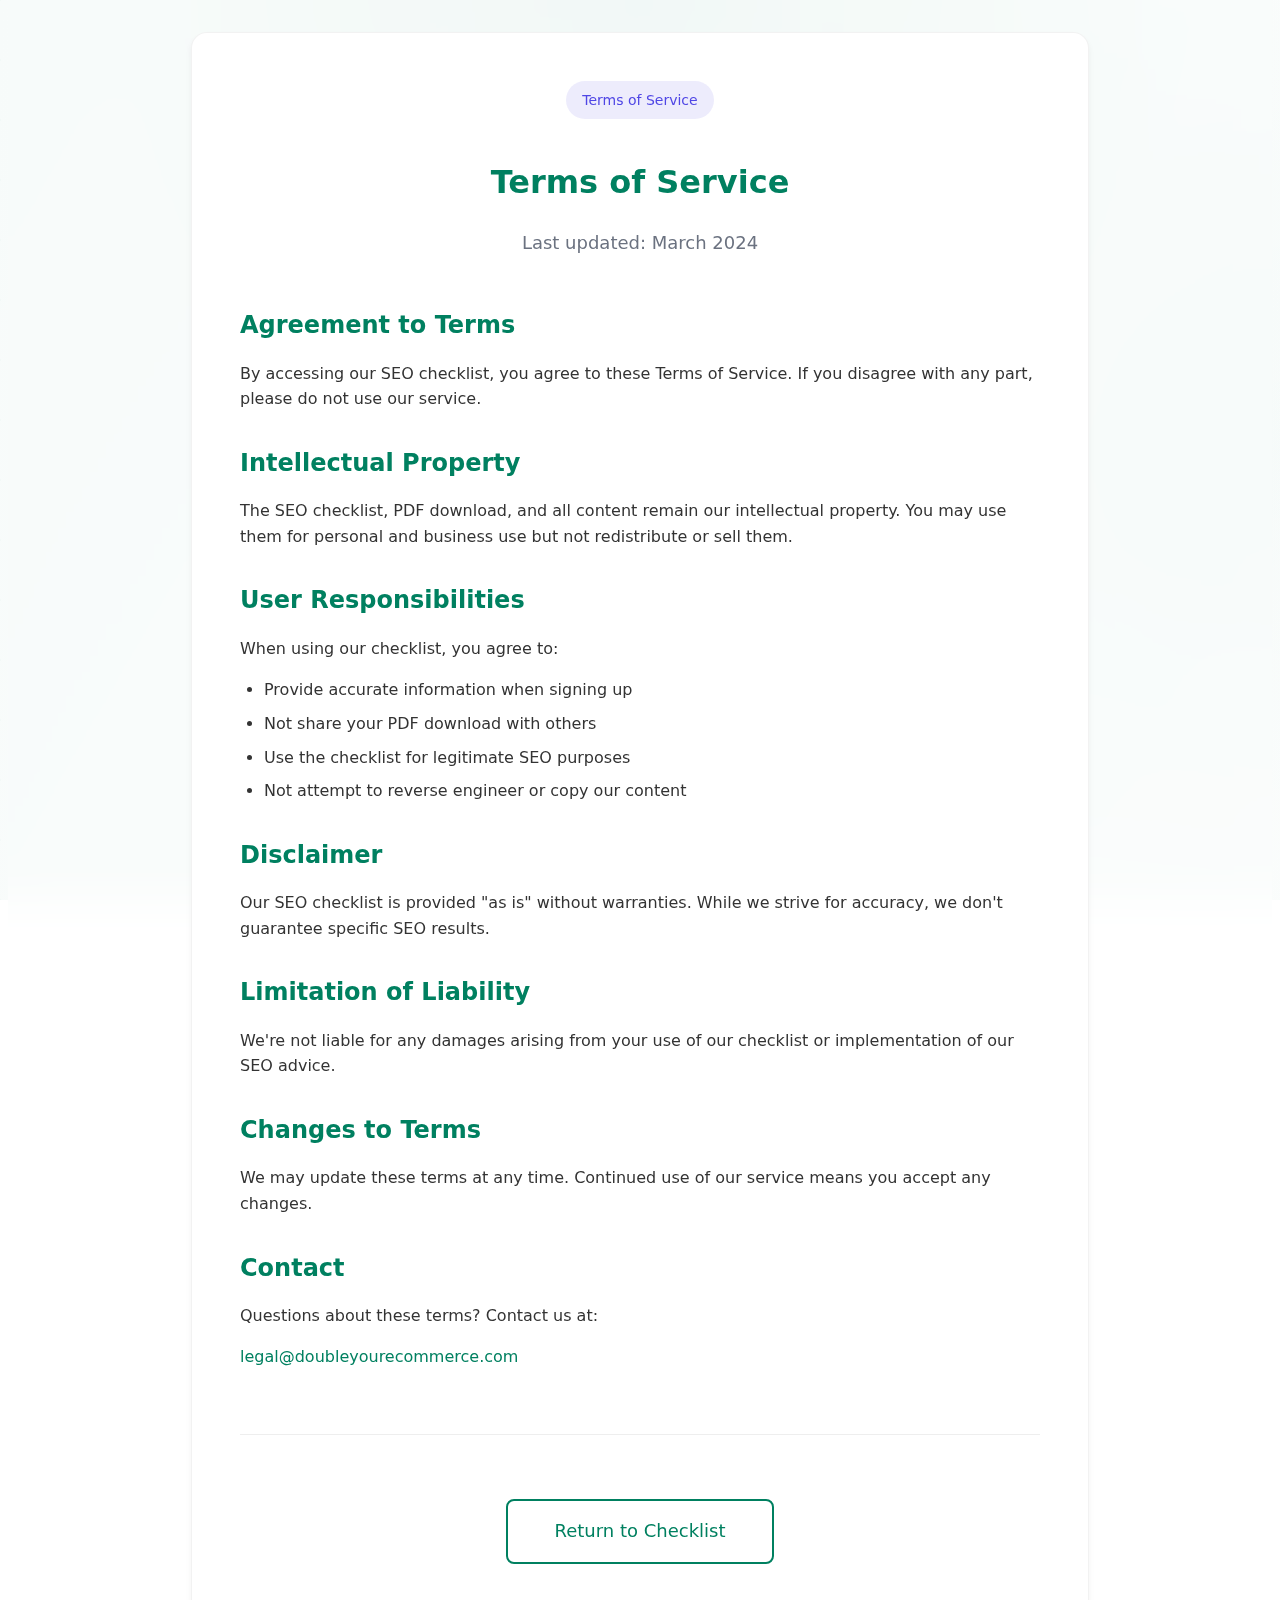
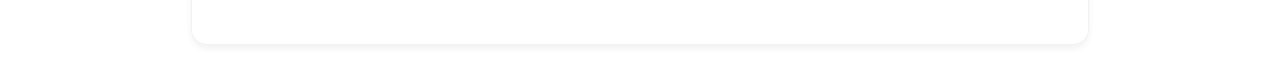
<file: terms.html>
<!DOCTYPE html>
<html lang="en">
<head>
    <meta charset="UTF-8">
    <meta name="viewport" content="width=device-width, initial-scale=1.0">
    <title>Terms of Service - Shopify SEO Checklist</title>
    <meta name="robots" content="noindex, follow">
    <link rel="stylesheet" href="styles.css">
    
    <!-- Analytics Scripts -->
    <script async src="https://www.googletagmanager.com/gtag/js?id=G-GPFPKMD3QF"></script>
    <script src="tracking.js"></script>
</head>
<body>
    <div class="section-container">
        <div class="section legal-section">
            <div class="section-header">
                <span class="section-badge">Terms of Service</span>
                <h1>Terms of Service</h1>
                <p class="section-description">Last updated: March 2024</p>
            </div>
            
            <div class="legal-content">
                <h2>Agreement to Terms</h2>
                <p>By accessing our SEO checklist, you agree to these Terms of Service. If you disagree with any part, please do not use our service.</p>

                <h2>Intellectual Property</h2>
                <p>The SEO checklist, PDF download, and all content remain our intellectual property. You may use them for personal and business use but not redistribute or sell them.</p>

                <h2>User Responsibilities</h2>
                <p>When using our checklist, you agree to:</p>
                <ul>
                    <li>Provide accurate information when signing up</li>
                    <li>Not share your PDF download with others</li>
                    <li>Use the checklist for legitimate SEO purposes</li>
                    <li>Not attempt to reverse engineer or copy our content</li>
                </ul>

                <h2>Disclaimer</h2>
                <p>Our SEO checklist is provided "as is" without warranties. While we strive for accuracy, we don't guarantee specific SEO results.</p>

                <h2>Limitation of Liability</h2>
                <p>We're not liable for any damages arising from your use of our checklist or implementation of our SEO advice.</p>

                <h2>Changes to Terms</h2>
                <p>We may update these terms at any time. Continued use of our service means you accept any changes.</p>

                <h2>Contact</h2>
                <p>Questions about these terms? Contact us at:</p>
                <p><a href="mailto:legal@doubleyourecommerce.com">legal@doubleyourecommerce.com</a></p>

                <div class="legal-footer">
                    <div class="thank-you-actions">
                        <a href="/" class="thank-you-button return-button">
                            Return to Checklist
                        </a>
                    </div>
                </div>
            </div>
        </div>
    </div>
</body>
</html>
</file>
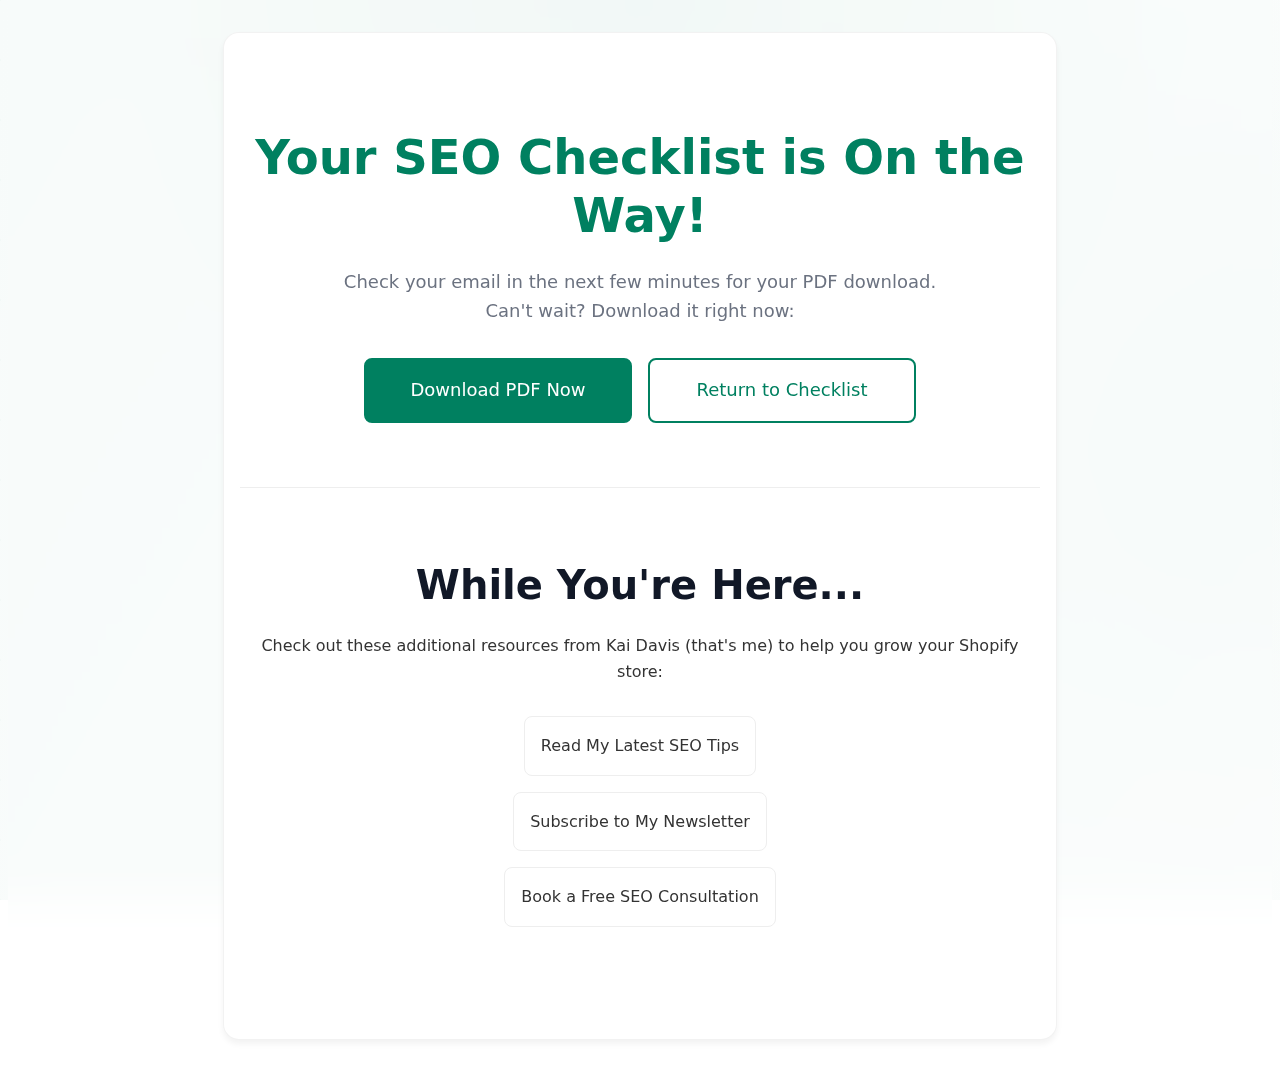
<file: thank-you.html>
<!DOCTYPE html>
<html lang="en">
<head>
    <meta charset="UTF-8">
    <meta name="viewport" content="width=device-width, initial-scale=1.0">
    <title>Thank You - Your SEO Checklist is On the Way!</title>
    <meta name="robots" content="noindex, follow">
    <link rel="stylesheet" href="styles.css">
    
    <!-- Analytics Scripts -->
    <script async src="https://www.googletagmanager.com/gtag/js?id=G-GPFPKMD3QF"></script>
    <script src="tracking.js"></script>
</head>
<body>
    <div class="section-container">
        <div class="section thank-you-section">
            <div class="section-header">
                <h1 class="thank-you-title">Your SEO Checklist is On the Way!</h1>
                <p class="section-description">Check your email in the next few minutes for your PDF download. Can't wait? Download it right now:</p>
                
                <div class="thank-you-actions">
                    <a href="shopify-seo-checklist.pdf" 
                       class="thank-you-button download-button" 
                       download>
                        Download PDF Now
                    </a>
                    
                    <a href="/" 
                       class="thank-you-button return-button">
                        Return to Checklist
                    </a>
                </div>

                <div class="additional-resources">
                    <h2>While You're Here...</h2>
                    <p>Check out these additional resources from Kai Davis (that's me) to help you grow your Shopify store:</p>
                    
                    <ul class="resource-list">
                        <li>
                            <a href="https://doubleyourecommerce.com/articles/" class="resource-link">
                                Read My Latest SEO Tips
                            </a>
                        </li>
                        <li>
                            <a href="https://doubleyourecommerce.com/newsletter/" class="resource-link">
                                Subscribe to My Newsletter
                            </a>
                        </li>
                        <li>
                            <a href="https://savvycal.com/dye/initial-consult" class="resource-link">
                                Book a Free SEO Consultation
                            </a>
                        </li>
                    </ul>
                </div>
            </div>
        </div>
    </div>
</body>
</html>
</file>
<file: styles.css>
body {
    background: 
        linear-gradient(120deg, rgba(0, 128, 96, 0.03) 0%, rgba(0, 128, 96, 0.01) 100%),
        radial-gradient(circle at 50% 0%, rgba(0, 128, 96, 0.03) 0%, transparent 50%),
        radial-gradient(circle at 100% 50%, rgba(0, 128, 96, 0.02) 0%, transparent 50%);
    background-attachment: fixed;
    position: relative;
    font-family: 'Segoe UI', system-ui, -apple-system, sans-serif;
    line-height: 1.6;
    color: #333;
    margin: 0;
    min-height: 100vh;
}

body::before {
    content: '';
    position: fixed;
    top: 0;
    left: 0;
    width: 100%;
    height: 100%;
    background-image: 
        radial-gradient(#008060 1px, transparent 1px),
        radial-gradient(#008060 1px, transparent 1px);
    background-size: 60px 60px;
    background-position: 0 0, 30px 30px;
    opacity: 0.02;
    pointer-events: none;
}

.section-container, .hero {
    position: relative;
    max-width: 1200px;
    margin: 0 auto;
    padding: 20px;
    backdrop-filter: blur(20px);
    -webkit-backdrop-filter: blur(20px);
}

.hero::before {
    content: '';
    position: absolute;
    top: -60%;
    left: 50%;
    transform: translateX(-50%);
    width: 150%;
    height: 1000px;
    background: radial-gradient(
        circle at center,
        rgba(0, 128, 96, 0.08) 0%,
        rgba(0, 128, 96, 0.05) 25%,
        rgba(0, 128, 96, 0.01) 50%,
        transparent 70%
    );
    pointer-events: none;
    z-index: -1;
}

.hero::after {
    content: '';
    position: absolute;
    top: 0;
    left: 0;
    right: 0;
    bottom: 0;
    background-image: url("data:image/svg+xml,%3Csvg viewBox='0 0 200 200' xmlns='http://www.w3.org/2000/svg'%3E%3Cfilter id='noise'%3E%3CfeTurbulence type='fractalNoise' baseFrequency='0.65' numOctaves='3' stitchTiles='stitch'/%3E%3C/filter%3E%3Crect width='100%' height='100%' filter='url(%23noise)' opacity='0.015'/%3E%3C/svg%3E");
    opacity: 0.5;
    z-index: -1;
    pointer-events: none;
}

h1, h2 {
    color: #008060;
}

.intro {
    margin-bottom: 40px;
}

.section {
    background: white;
    padding: 25px;
    border-radius: 8px;
    margin-bottom: 30px;
    box-shadow: 0 2px 4px rgba(0,0,0,0.1);
    border-left: 4px solid #008060;
}

.checklist-grid {
    display: grid;
    grid-template-columns: repeat(3, 1fr);
    gap: 20px;
    margin-top: 20px;
}

.checklist-item {
    display: flex;
    flex-direction: column;
    gap: 5px;
    min-height: fit-content;
}

.checkbox-wrapper {
    display: flex;
    align-items: flex-start;
    gap: 10px;
    width: 100%;
}

input[type="checkbox"] {
    margin-top: 4px;
    accent-color: #008060;
    width: 16px;
    height: 16px;
    flex-shrink: 0;
}

label {
    cursor: pointer;
    flex-grow: 1;
}

label:hover {
    color: #008060;
}

.item-description {
    font-size: 0.85em;
    color: #666;
    margin-left: 26px;
    line-height: 1.4;
    margin-top: 2px;
}

.cta-section {
    background: white;
    padding: 4rem;
    border-radius: 1rem;
    text-align: center;
    box-shadow: 0 4px 6px rgba(0, 0, 0, 0.05);
    border: 1px solid rgba(0, 0, 0, 0.05);
    margin-bottom: 2rem;
}

.cta-section h2 {
    font-size: 2.5rem;
    color: #111827;
    margin-bottom: 1rem;
    font-weight: 700;
}

.cta-section p {
    max-width: 600px;
    margin: 0 auto 2rem auto;
    color: #6B7280;
    font-size: 1.125rem;
    line-height: 1.6;
}

.cta-section .primary-button {
    display: inline-block;
    font-size: 1.125rem;
    padding: 1rem 2rem;
}

@media (max-width: 768px) {
    .cta-section {
        padding: 2rem;
    }

    .cta-section h2 {
        font-size: 2rem;
    }

    .cta-section p {
        font-size: 1rem;
        margin-bottom: 1.5rem;
    }
}

.email-capture-section {
    background: linear-gradient(135deg, #6366F1 0%, #7C3AED 100%);
    border-radius: 1rem;
    padding: 4rem 2rem;
    position: relative;
    overflow: hidden;
    margin: 4rem auto;
    max-width: 1200px;
}

.capture-content {
    position: relative;
    z-index: 2;
    text-align: center;
    max-width: 600px;
    margin: 0 auto;
}

.capture-content h2 {
    color: white;
    font-size: 2.5rem;
    margin-bottom: 1rem;
    font-weight: 700;
}

.capture-description {
    color: rgba(255, 255, 255, 0.9);
    font-size: 1.25rem;
    margin-bottom: 3rem;
    line-height: 1.6;
}

.bento-formkit { 
    width: 100% !important; 
    line-height: 24px !important; 
    max-width: 600px !important; 
    box-sizing: border-box !important; 
    padding: 50px 30px !important;
    border-radius: 12px !important; 
    background: #fff !important; 
    border: 2px solid rgba(0, 0, 0, 0.15) !important; 
    box-shadow: 0 1px 2px 0 rgba(0,0,0,0.1) !important; 
    font-family: gs-inter-2020-11, 'Helvetica Neue', Helvetica, Arial, sans-serif !important; 
    position: relative !important; 
    margin: 0 auto !important; 
    text-align: center !important;
}

.bento-formkit-headline { 
    font-size: 24px !important; 
    font-weight: bold !important; 
    color: #333 !important; 
    margin-bottom: 10px !important; 
}

.bento-formkit-subheader { 
    font-size: 16px !important; 
    color: #666 !important; 
    margin-bottom: 25px !important;
}

.bento-formkit input[type="email"] { 
    display: block !important; 
    width: 100% !important; 
    background-color: #fff !important; 
    border-radius: 12px !important; 
    border: 2px solid #ccc !important; 
    color: #333 !important; 
    cursor: text !important; 
    margin: 0 auto 12px !important; 
    padding: 9px 10px !important; 
    box-sizing: border-box !important; 
    font-size: 16px !important;
}

.bento-formkit input:focus:valid { 
    border-color: green !important; 
}

.bento-formkit input:focus:invalid { 
    border-color: red !important; 
}

.bento-formkit button { 
    text-align: center !important; 
    background-color: #0095FF !important; 
    font-weight: 800 !important; 
    color: white !important; 
    padding: 14px 24px !important;
    margin: 0 auto !important; 
    border: none !important; 
    cursor: pointer !important; 
    width: 100% !important; 
    border-radius: 12px !important; 
    font-size: 18px !important;
    box-shadow: 0 4px 12px rgba(0,149,255,0.2) !important;
    transition: transform 0.2s ease, box-shadow 0.2s ease !important;
}

.bento-formkit button:hover {
    transform: translateY(-1px) !important;
    box-shadow: 0 6px 16px rgba(0,149,255,0.25) !important;
}

.bento-formkit-disclosure { 
    font-size: 11px !important;
    color: #888 !important;
    margin-top: 12px !important;
    line-height: 1.5 !important;
}

@media (max-width: 768px) {
    .email-capture-section {
        padding: 2rem;
    }

    .capture-content h2 {
        font-size: 2rem;
    }

    .email-form .form-group {
        flex-direction: column;
    }

    .email-form input[type="email"],
    .email-form .primary-button {
        width: 100%;
    }
}

/* Update color variables for better contrast */
:root {
    --primary-color: #008060;
    --primary-rgb: 0, 128, 96;
    --text-secondary: #4B5563;
}

/* Add some decorative elements */
.email-capture-section::before {
    content: '';
    position: absolute;
    top: -50%;
    right: -50%;
    width: 100%;
    height: 100%;
    background: radial-gradient(circle, rgba(255, 255, 255, 0.1) 0%, transparent 60%);
    transform: rotate(45deg);
}

.email-capture-section::after {
    content: '';
    position: absolute;
    bottom: -50%;
    left: -50%;
    width: 100%;
    height: 100%;
    background: radial-gradient(circle, rgba(255, 255, 255, 0.05) 0%, transparent 60%);
    transform: rotate(45deg);
}

@media (max-width: 768px) {
    .email-capture-section {
        padding: 2rem;
    }

    .capture-content h2 {
        font-size: 2rem;
    }

    .email-form .form-group {
        flex-direction: column;
    }

    .email-form input[type="email"],
    .email-form .primary-button {
        width: 100%;
    }
}

.section-container {
    padding: 2rem;
    max-width: 1200px;
    margin: 0 auto;
}

.section {
    background: white;
    border-radius: 1rem;
    padding: 3rem;
    margin-bottom: 2rem;
    box-shadow: 0 4px 6px rgba(0, 0, 0, 0.05);
    border: 1px solid rgba(0, 0, 0, 0.05);
}

.section-header {
    text-align: center;
    margin-bottom: 3rem;
}

.section-badge {
    background: rgba(79, 70, 229, 0.1);
    color: #4F46E5;
    padding: 0.5rem 1rem;
    border-radius: 2rem;
    font-size: 0.875rem;
    font-weight: 500;
    display: inline-block;
    margin-bottom: 1rem;
}

.section h2 {
    font-size: 2.5rem;
    color: #111827;
    margin-bottom: 1rem;
    font-weight: 700;
}

.section-description {
    color: #6B7280;
    font-size: 1.125rem;
    max-width: 600px;
    margin: 0 auto;
}

.checklist-grid {
    display: grid;
    grid-template-columns: repeat(2, 1fr);
    gap: 2rem;
}

.checklist-item {
    background: #f8faff;
    border-radius: 0.75rem;
    padding: 1.5rem;
    transition: transform 0.2s, box-shadow 0.2s;
}

.checklist-item:hover {
    transform: translateY(-2px);
    box-shadow: 0 8px 16px rgba(0, 0, 0, 0.05);
}

.checkbox-wrapper {
    display: flex;
    gap: 1rem;
}

.checkbox-content {
    flex: 1;
}

input[type="checkbox"] {
    width: 1.25rem;
    height: 1.25rem;
    border-radius: 0.375rem;
    border: 2px solid #E5E7EB;
    accent-color: #4F46E5;
    cursor: pointer;
}

.checkbox-content label {
    display: block;
    font-weight: 500;
    color: #111827;
    margin-bottom: 0.5rem;
    font-size: 1.125rem;
}

.item-description {
    color: #6B7280;
    font-size: 0.875rem;
    line-height: 1.5;
}

.email-capture-section {
    background: linear-gradient(135deg, #4F46E5 0%, #9333EA 100%);
    border-radius: 1rem;
    padding: 4rem;
    position: relative;
    overflow: hidden;
    margin: 4rem 0;
}

.capture-content {
    position: relative;
    z-index: 2;
    color: white;
    text-align: center;
    max-width: 600px;
    margin: 0 auto;
}

.capture-decoration {
    position: absolute;
    width: 100%;
    height: 100%;
    top: 0;
    left: 0;
    background-image: radial-gradient(circle at 20% 20%, rgba(255, 255, 255, 0.1) 0%, transparent 40%);
}

.email-form {
    margin-top: 2rem;
}

.form-group {
    display: flex;
    gap: 1rem;
    max-width: 500px;
    margin: 0 auto;
}

.form-group input[type="email"] {
    flex: 1;
    padding: 1rem 1.5rem;
    border-radius: 0.5rem;
    border: none;
    font-size: 1rem;
    box-shadow: 0 4px 6px rgba(0, 0, 0, 0.1);
}

.form-footer {
    margin-top: 1rem;
    opacity: 0.8;
    font-size: 0.875rem;
}

@media (max-width: 768px) {
    .section-container {
        padding: 1rem;
    }

    .section {
        padding: 2rem;
    }

    .checklist-grid {
        grid-template-columns: 1fr;
    }

    .section h2 {
        font-size: 2rem;
    }

    .form-group {
        flex-direction: column;
    }

    .email-capture-section {
        padding: 2rem;
    }
}

/* Hero Section Styles */
.hero {
    padding: 6rem 2rem;
    background: linear-gradient(180deg, rgba(0, 128, 96, 0.03) 0%, rgba(255, 255, 255, 0) 100%);
    position: relative;
    overflow: hidden;
    margin-top: 3rem;
}

.hero-content {
    max-width: 1200px;
    margin: 0 auto;
    display: grid;
    grid-template-columns: 1fr 1fr;
    gap: 4rem;
    align-items: center;
}

.badge {
    background: rgba(0, 128, 96, 0.1);
    color: #008060;
    padding: 0.5rem 1rem;
    border-radius: 2rem;
    font-size: 0.875rem;
    font-weight: 500;
    display: inline-block;
    margin-bottom: 1.5rem;
}

.hero h1 {
    font-size: 3.25rem;
    line-height: 1.1;
    font-weight: 700;
    margin-bottom: 1.5rem;
    color: #111827;
}

.hero-subtitle {
    font-size: 1.25rem;
    line-height: 1.6;
    color: #4B5563;
    margin-bottom: 2rem;
}

.hero-cta {
    display: flex;
    gap: 1rem;
    justify-content: center;
    margin: 2rem 0;
}

.hero-cta button {
    flex: 1;
    max-width: 200px;
    padding: 1rem 2rem;
    font-size: 1rem;
    transition: all 0.3s ease;
}

.primary-button {
    background: var(--primary-color);
    color: white;
    border: none;
    border-radius: 6px;
}

.primary-button:hover {
    transform: translateY(-2px);
    box-shadow: 0 4px 12px rgba(0,0,0,0.1);
}

.primary-button.outline {
    background: transparent;
    border: 2px solid var(--primary-color);
    color: var(--primary-color);
}

.primary-button.outline:hover {
    background: var(--primary-color);
    color: white;
}

.social-proof {
    text-align: center;
    margin-top: 3rem;
}

.stats {
    display: flex;
    justify-content: center;
    align-items: center;
    gap: 1.5rem;
    margin-top: 1.5rem;
}

.stat-item {
    display: flex;
    flex-direction: column;
    align-items: center;
}

.stat-number {
    font-size: 2.5rem;
    font-weight: 700;
    color: var(--primary-color);
    line-height: 1.2;
}

.stat-label {
    font-size: 0.9rem;
    color: var(--text-secondary);
    margin-top: 0.5rem;
}

.stat-divider {
    width: 1px;
    height: 40px;
    background: rgba(0,0,0,0.1);
}

/* Update the hero background gradient */
.hero {
    background: linear-gradient(160deg, rgba(var(--primary-rgb), 0.08) 0%, rgba(var(--primary-rgb), 0.03) 100%);
}

/* Optional: Add these variables to your root */
:root {
    --primary-color: #2E7D32; /* Your green color */
    --primary-rgb: 46, 125, 50; /* RGB values of your green color */
    --text-secondary: #666;
}

.hero-image-wrapper {
    position: relative;
}

.hero-image {
    width: 100%;
    height: auto;
    position: relative;
    z-index: 2;
    border-radius: 1rem;
    box-shadow: 0 20px 40px rgba(0, 0, 0, 0.1);
}

.hero-image-bg {
    position: absolute;
    width: 100%;
    height: 100%;
    background: linear-gradient(45deg, #008060, #004C3F);
    border-radius: 1rem;
    transform: rotate(-3deg) scale(0.95);
    top: 10%;
    right: -5%;
    z-index: 1;
}

@media (max-width: 768px) {
    .hero {
        padding: 3rem 1rem;
    }

    .hero-content {
        grid-template-columns: 1fr;
        text-align: center;
        gap: 2rem;
    }

    .hero h1 {
        font-size: 2.25rem;
    }

    .hero-subtitle {
        font-size: 1.125rem;
    }

    .hero-cta {
        justify-content: center;
    }

    .social-proof {
        text-align: center;
    }

    .proof-header {
        text-align: center;
    }

    .stats {
        flex-direction: column;
        align-items: center;
        gap: 1.5rem;
    }

    .stat-item {
        align-items: center;
    }

    .hero-image-wrapper {
        margin-top: 2rem;
        padding: 0 1rem;
    }
}

.bento-formkit { 
    width: 100% !important; 
    line-height: 24px !important; 
    max-width: 600px !important; 
    box-sizing: border-box !important; 
    padding: 50px 20px !important; 
    border-radius: 12px !important; 
    background: #fff !important; 
    border: 2px solid rgba(0, 0, 0, 0.15) !important; 
    box-shadow: 0 1px 2px 0 rgba(0,0,0,0.1) !important; 
    font-family: gs-inter-2020-11, 'Helvetica Neue', Helvetica, Arial, sans-serif !important; 
    position: relative !important; 
    margin: 0 auto !important; 
    text-align: center !important;
}

.bento-formkit-headline { 
    font-size: 24px !important; 
    font-weight: bold !important; 
    color: #333 !important; 
    margin-bottom: 10px !important; 
}

.bento-formkit-subheader { 
    font-size: 16px !important; 
    color: #666 !important; 
    margin-bottom: 20px !important; 
}

.bento-formkit input[type="email"] { 
    display: block !important; 
    width: 100% !important; 
    background-color: #fff !important; 
    border-radius: 12px !important; 
    border: 2px solid #ccc !important; 
    color: #333 !important; 
    cursor: text !important; 
    margin: 0 auto 12px !important; 
    padding: 9px 10px !important; 
    box-sizing: border-box !important; 
    font-size: 16px !important;
}

.bento-formkit input:focus:valid { 
    border-color: green !important; 
}

.bento-formkit input:focus:invalid { 
    border-color: red !important; 
}

.bento-formkit button { 
    text-align: center !important; 
    background-color: #0095FF !important; 
    font-weight: 800 !important; 
    color: white !important; 
    padding: 12px 20px !important; 
    margin: 0 auto !important; 
    border: none !important; 
    cursor: pointer !important; 
    width: 100% !important; 
    border-radius: 12px !important; 
} 

.community-links {
    margin-top: 3rem;
    padding-top: 2rem;
    border-top: 1px solid #eee;
}

.spread-text {
    font-size: 1rem;
    color: #666;
    margin-bottom: 1rem;
}

.action-buttons {
    display: flex;
    gap: 1rem;
    justify-content: center;
    flex-wrap: wrap;
}

.action-button {
    display: inline-flex;
    align-items: center;
    padding: 0.75rem 1.5rem;
    border-radius: 8px;
    font-size: 0.875rem;
    font-weight: 500;
    text-decoration: none;
    transition: transform 0.2s ease, box-shadow 0.2s ease;
}

.action-button:hover {
    transform: translateY(-1px);
    box-shadow: 0 4px 12px rgba(0,0,0,0.1);
}

.action-button.fb-color {
    background-color: #1877F2;
    color: white;
}

.action-button.sky-color {
    background-color: #0560FF;
    color: white;
}

.action-button.dark-color {
    background-color: #000000;
    color: white;
}

@media (max-width: 768px) {
    .action-buttons {
        flex-direction: column;
    }
    
    .action-button {
        width: 100%;
        justify-content: center;
    }
}

/* Thank You Page Styles */
.thank-you-section {
    text-align: center;
    padding: 4rem 1rem;
    max-width: 800px;
    margin: 0 auto;
}

.thank-you-actions {
    margin: 2rem 0;
    display: flex;
    gap: 1rem;
    justify-content: center;
    flex-wrap: wrap;
}

.additional-resources {
    margin-top: 4rem;
    padding-top: 2rem;
    border-top: 1px solid #eee;
}

.resource-list {
    list-style: none;
    padding: 0;
    margin: 2rem 0;
    display: flex;
    flex-direction: column;
    gap: 1rem;
}

.resource-link {
    display: inline-block;
    padding: 1rem;
    border: 1px solid #eee;
    border-radius: 8px;
    text-decoration: none;
    color: inherit;
    transition: all 0.3s ease;
}

.resource-link:hover {
    background: #f9f9f9;
    transform: translateY(-2px);
    box-shadow: 0 2px 4px rgba(0,0,0,0.1);
}

@media (max-width: 640px) {
    .thank-you-actions {
        flex-direction: column;
    }
    
    .thank-you-actions .primary-button {
        width: 100%;
    }
}

/* Thank You Page Specific Styles */
.thank-you-title {
    color: #008060;
    font-size: 3rem;
    margin-bottom: 1.5rem;
    line-height: 1.2;
}

.thank-you-button {
    display: inline-block;
    padding: 1rem 2rem;
    font-size: 1.125rem;
    text-decoration: none;
    border-radius: 8px;
    font-weight: 500;
    transition: all 0.2s ease;
    min-width: 200px;
    text-align: center;
}

.thank-you-button.download-button {
    background-color: #008060;
    color: white;
    border: 2px solid #008060;
}

.thank-you-button.return-button {
    background-color: white;
    color: #008060;
    border: 2px solid #008060;
}

.thank-you-button:hover {
    transform: translateY(-2px);
    box-shadow: 0 4px 12px rgba(0,0,0,0.1);
}

.thank-you-button.download-button:hover {
    background-color: #006048;
    border-color: #006048;
}

.thank-you-button.return-button:hover {
    background-color: #008060;
    color: white;
}

.thank-you-actions {
    display: flex;
    gap: 1rem;
    justify-content: center;
    margin: 2rem 0;
}

@media (max-width: 640px) {
    .thank-you-title {
        font-size: 2rem;
    }
    
    .thank-you-actions {
        flex-direction: column;
        align-items: center;
    }
    
    .thank-you-button {
        width: 100%;
        max-width: 300px;
    }
}

.bento-formkit input:invalid {
    border-color: #dc3545 !important;
}

.bento-formkit input:invalid:focus {
    box-shadow: 0 0 0 3px rgba(220, 53, 69, 0.25) !important;
}

.bento-formkit input:valid {
    border-color: #28a745 !important;
}

.bento-formkit input:valid:focus {
    box-shadow: 0 0 0 3px rgba(40, 167, 69, 0.25) !important;
}

@media print {
    .hero, .hero-cta, .email-capture-section, .community-links {
        display: none !important;
    }
    
    .checklist-grid {
        grid-template-columns: 1fr !important;
    }
    
    .checklist-item {
        break-inside: avoid;
        page-break-inside: avoid;
    }
    
    body {
        background: none !important;
    }
    
    .section {
        border: none !important;
        box-shadow: none !important;
        margin-bottom: 1rem !important;
    }
}

/* Legal Pages Styles */
.legal-section {
    max-width: 800px;
    margin: 0 auto;
}

.legal-content {
    margin-top: 3rem;
}

.legal-content h2 {
    color: #008060;
    font-size: 1.5rem;
    margin: 2rem 0 1rem;
}

.legal-content p {
    margin-bottom: 1rem;
    line-height: 1.6;
}

.legal-content ul {
    margin: 1rem 0 2rem;
    padding-left: 1.5rem;
}

.legal-content li {
    margin-bottom: 0.5rem;
    line-height: 1.6;
}

.legal-content a {
    color: #008060;
    text-decoration: none;
}

.legal-content a:hover {
    text-decoration: underline;
}

.legal-footer {
    margin-top: 4rem;
    padding-top: 2rem;
    border-top: 1px solid #eee;
    text-align: center;
}

.thank-you-button {
    display: inline-block;
    padding: 1rem 2rem;
    font-size: 1.125rem;
    text-decoration: none;
    border-radius: 8px;
    font-weight: 500;
    transition: all 0.2s ease;
    min-width: 200px;
    text-align: center;
}

.thank-you-button.download-button {
    background-color: #008060;
    color: white;
    border: 2px solid #008060;
}

.thank-you-button.return-button {
    background-color: white;
    color: #008060;
    border: 2px solid #008060;
}

.thank-you-button:hover {
    transform: translateY(-2px);
    box-shadow: 0 4px 12px rgba(0,0,0,0.1);
}

.thank-you-button.download-button:hover {
    background-color: #006048;
    border-color: #006048;
}

.thank-you-button.return-button:hover {
    background-color: #008060;
    color: white;
}

.thank-you-actions {
    display: flex;
    gap: 1rem;
    justify-content: center;
    margin: 2rem 0;
}

@media (max-width: 640px) {
    .thank-you-title {
        font-size: 2rem;
    }
    
    .thank-you-actions {
        flex-direction: column;
        align-items: center;
    }
    
    .thank-you-button {
        width: 100%;
        max-width: 300px;
    }
}

/* Connect Section Styles */
.connect-section {
    margin: 4rem auto;
    padding: 2rem;
    text-align: center;
    border-top: 1px solid rgba(0, 128, 96, 0.1);
}

.connect-content {
    max-width: 600px;
    margin: 0 auto;
}

.connect-content h3 {
    color: #666;
    font-size: 1.125rem;
    font-weight: 500;
    margin-bottom: 1.5rem;
}

.connect-links {
    display: flex;
    flex-direction: column;
    gap: 1rem;
    margin-bottom: 2rem;
}

.connect-link {
    display: inline-flex;
    align-items: center;
    gap: 0.75rem;
    color: #008060;
    text-decoration: none;
    padding: 0.75rem 1rem;
    border-radius: 8px;
    transition: all 0.2s ease;
    font-size: 0.9375rem;
}

.connect-link:hover {
    background: rgba(0, 128, 96, 0.05);
    transform: translateY(-1px);
}

.connect-icon {
    width: 20px;
    height: 20px;
    flex-shrink: 0;
}

.connect-footer {
    color: #666;
    font-size: 0.875rem;
    margin-top: 2rem;
}

.connect-footer a {
    color: #008060;
    text-decoration: none;
    transition: color 0.2s ease;
}

.connect-footer a:hover {
    color: #006048;
    text-decoration: underline;
}

@media (max-width: 640px) {
    .connect-section {
        margin: 2rem auto;
        padding: 1.5rem;
    }
    
    .connect-link {
        padding: 0.5rem;
    }
}
</file>
